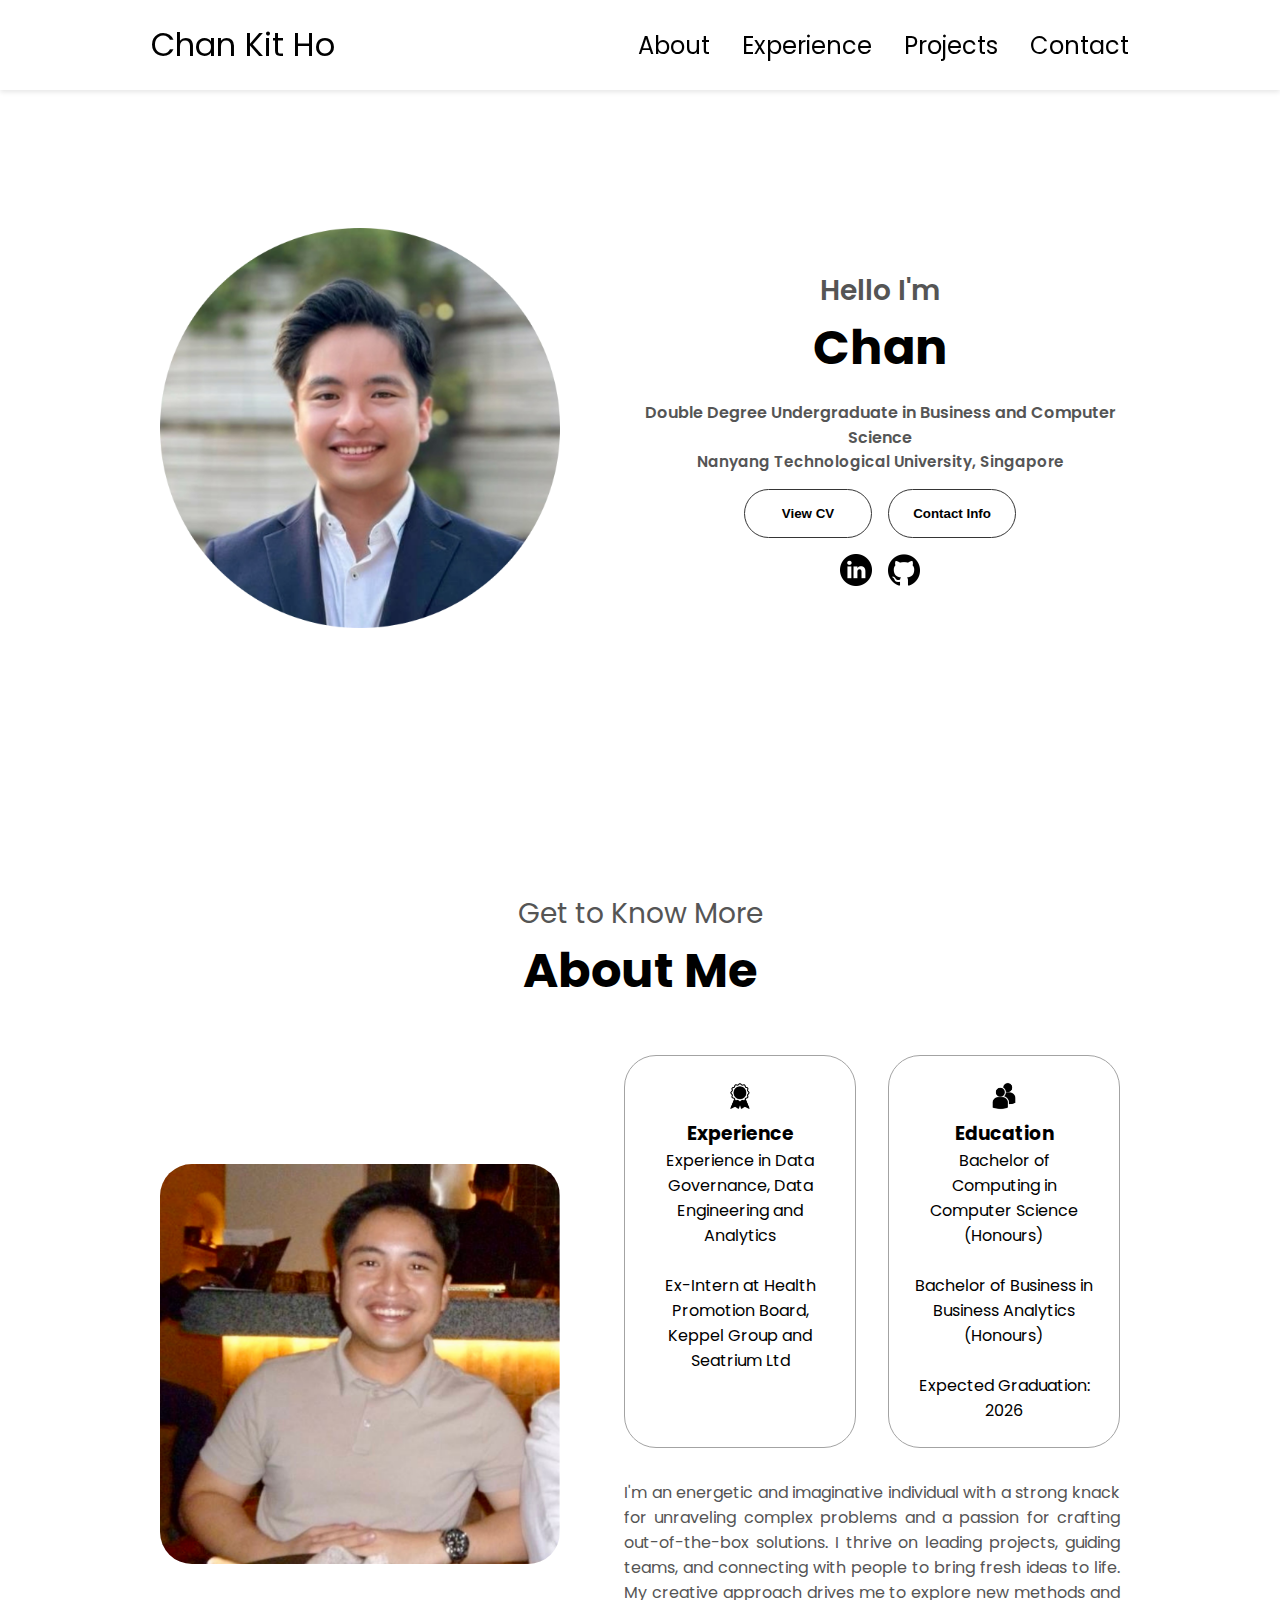
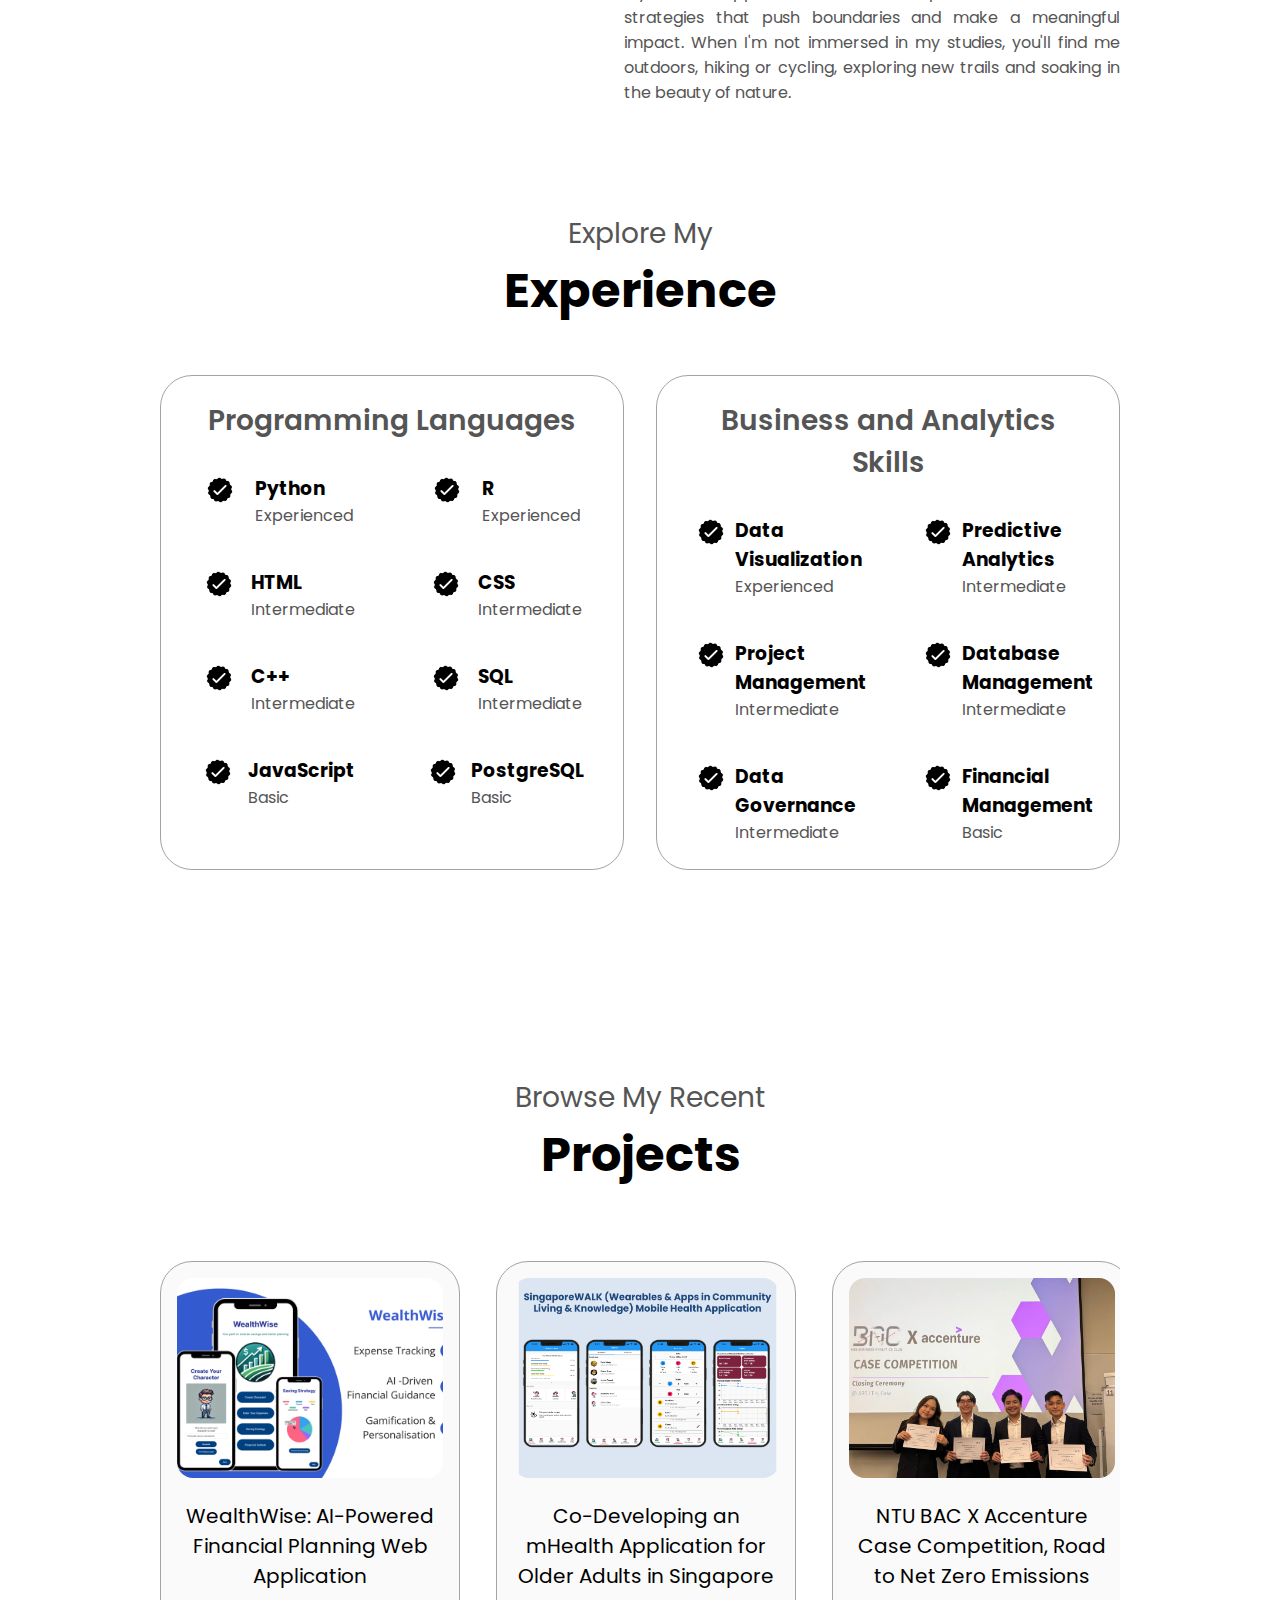
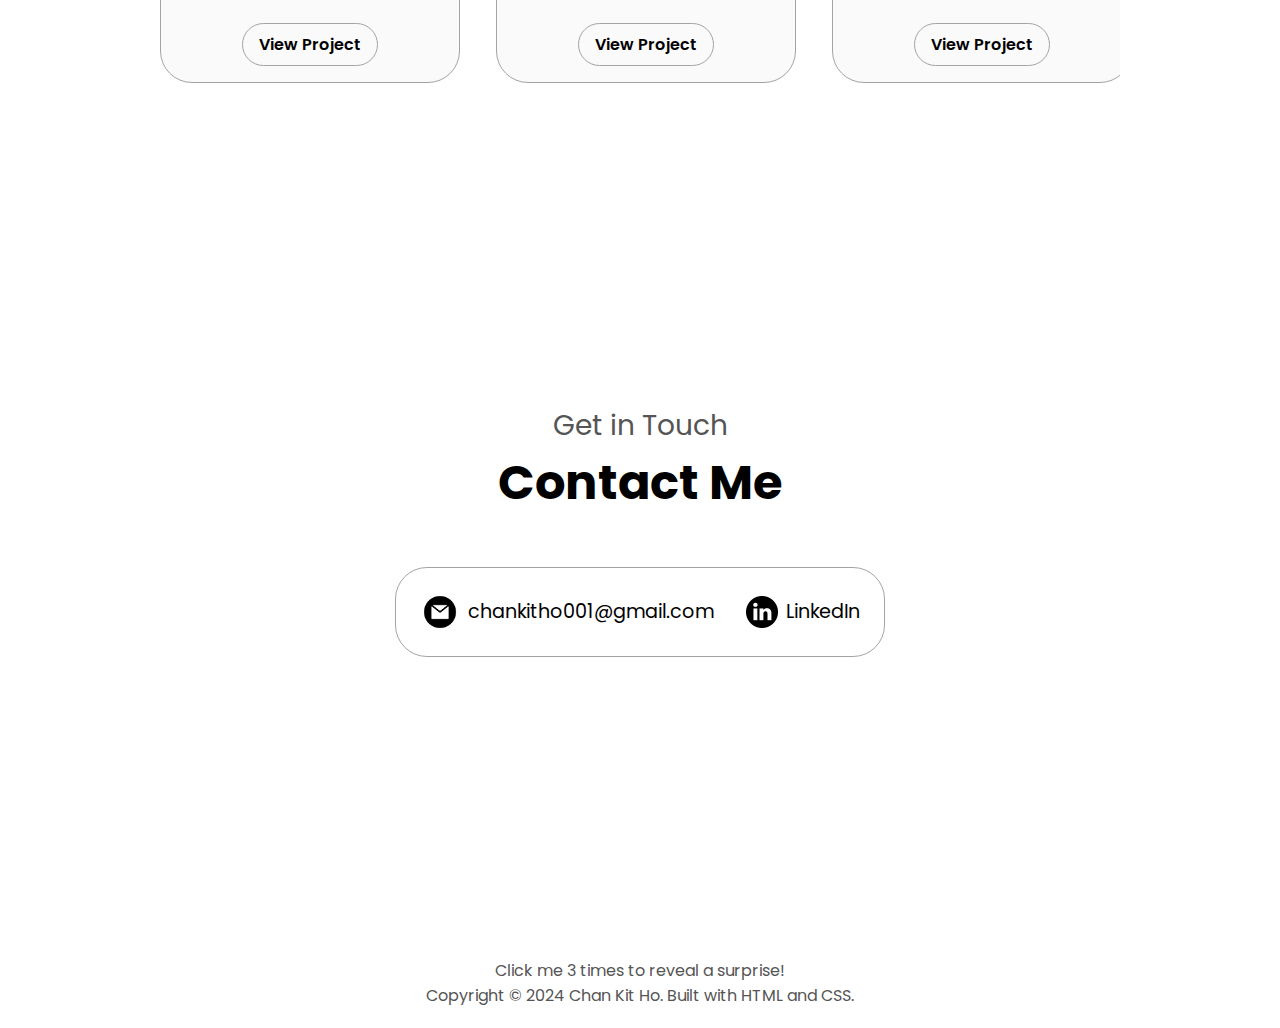
<file: index.html>
<!DOCTYPE html>
<html lang="en">

<head>
  <meta charset="UTF-8">
  <meta name="viewport" content="width=device-width, initial-scale=1.0">
  <title>Chan Kit Ho</title>
  <link rel="icon" type="image/x-icon" href="./assets/favicon-logo.png">
  <link rel="stylesheet" href="style.css">
  <link rel="stylesheet" href="mediaqueries.css">
</head>

<body>
  <nav id="desktop-nav">
    <a href="#profile" class="logo">Chan Kit Ho</a>
    <div>
      <ul class="nav-links">
        <li><a href="#about">About</a></li>
        <li><a href="#experience">Experience</a></li>
        <li><a href="#project-header">Projects</a></li>
        <li><a href="#contact">Contact</a></li>
      </ul>
    </div>
  </nav>
  <nav id="hamburger-nav">
    <a href="#profile" class="logo">Chan Kit Ho</a>
    <div class="hamburger-menu">
      <div class="hamburger-icon" onclick="toggleMenu()">
        <span></span>
        <span></span>
        <span></span>
      </div>
      <div class="menu-links">
        <li><a href="#about" onclick="toggleMenu()">About</a></li>
        <li><a href="#experience" onclick="toggleMenu()">Experience</a></li>
        <li><a href="#project-header" onclick="toggleMenu()">Projects</a></li>
        <li><a href="#contact" onclick="toggleMenu()">Contact</a></li>
      </div>
    </div>
  </nav>
  <section id="profile">
    <div class="section__pic-container">
      <img src="./assets/profile-pic.png" alt="Profile Pic">
    </div>
    <div class="section__text">
      <p class="section__text__p1">Hello I'm</p>
      <!-- <h1 class="title">Chan Kit Ho</h1> -->
      <h1 class="title" id="typing-text"></h1>

      <p class="section__text__p2">Double Degree Undergraduate in Business and Computer Science </p>
      <p class="section__text__p3"> Nanyang Technological University, Singapore </p>
      <div class="btn-container">
        <button class="btn btn-color-2"
          onclick="window.open('https://drive.google.com/file/d/17qlIjwv4LQHdQ3C1d0TCGBaqcY6ACMlb/view')"> View
          CV</button>

        <button class="btn btn-color-1" onclick="location.href = './#contact'"> Contact Info</button>
      </div>
      <div id="socials-container">
        <img src="./assets/linkedin.png" alt="My Linkedin Profile" class="icon"
          onclick="window.open('https://linkedin.com/in/chan-kit-ho', '_blank', 'noopener,noreferrer')" />

        <img src="./assets/github.png" alt="My Github Profile" class="icon"
          onclick="window.open('https://github.com/tyeckh', '_blank', 'noopener,noreferrer')" />
      </div>
    </div>
  </section>
  <section id="about">
    <p class="section__text__p1"> Get to Know More</p>
    <h1 class="title"> About Me</h1>
    <div class="section-container">
      <div class="section__pic-container">
        <img src="./assets/about-pic.png" alt="Profile Pic" class="about-pic" />
      </div>
      <div class="about-details-container">
        <div class="about-containers">
          <div class="details-container">
            <img src="./assets/experience.png" alt="Experience icon" class="icon" />
            <h3> Experience</h3>
            <p2> Experience in Data Governance, Data Engineering and Analytics <br /> <br />
              Ex-Intern at Health Promotion Board, Keppel Group and Seatrium Ltd</p2>
          </div>
          <div class="details-container">
            <img src="./assets/education.png" alt="Education icon" class="icon" />
            <h3>Education</h3>

            <p2>Bachelor of Computing in Computer Science (Honours)<br /><br />
              Bachelor of Business in Business Analytics (Honours)</p>
              <p2><br />Expected Graduation: 2026 </p>
          </div>
        </div>
        <div class="text-container">
          <p> I'm an energetic and imaginative individual with a strong knack
            for unraveling complex problems and a passion for crafting
            out-of-the-box solutions. I thrive on leading projects, guiding
            teams, and connecting with people to bring fresh ideas to life.
            My creative approach drives me to explore new methods and strategies that push boundaries and make a
            meaningful impact. When
            I'm not immersed in my studies, you'll find me outdoors, hiking
            or cycling, exploring new trails and soaking in the beauty of nature.
          </p>
        </div>
      </div>
    </div>
  </section>
  <section id="experience">
    <p class="section__text__p1">Explore My</p>
    <h1 class="title">Experience</h1>
    <div class="experience-details-container">
      <div class="about-containers">
        <div class="details-container">
          <h2 class="experience-sub-title">Programming Languages</h2>
          <div class="article-container">
            <article>
              <img src="./assets/checkmark.png" alt="Experience icon" class="icon" />
              <div>
                <h3>Python</h3>
                <p>Experienced</p>
              </div>
            </article>
            <article>
              <img src="./assets/checkmark.png" alt="Experience icon" class="icon" />
              <div>
                <h3>R</h3>
                <p>Experienced</p>
              </div>
            </article>
            <article>
              <img src="./assets/checkmark.png" alt="Experience icon" class="icon" />
              <div>
                <h3>HTML</h3>
                <p>Intermediate</p>
              </div>
            </article>
            <article>
              <img src="./assets/checkmark.png" alt="Experience icon" class="icon" />
              <div>
                <h3>CSS</h3>
                <p>Intermediate</p>
              </div>
            </article>
            <article>
              <img src="./assets/checkmark.png" alt="Experience icon" class="icon" />
              <div>
                <h3>C++</h3>
                <p>Intermediate</p>
              </div>
            </article>
            <article>
              <img src="./assets/checkmark.png" alt="Experience icon" class="icon" />
              <div>
                <h3>SQL</h3>
                <p>Intermediate</p>
              </div>
            </article>
            <article>
              <img src="./assets/checkmark.png" alt="Experience icon" class="icon" />
              <div>
                <h3>JavaScript</h3>
                <p>Basic</p>
              </div>
            </article>
            <article>
              <img src="./assets/checkmark.png" alt="Experience icon" class="icon" />
              <div>
                <h3>PostgreSQL</h3>
                <p>Basic</p>
              </div>
            </article>
          </div>
        </div>

        <div class="details-container">
          <h2 class="experience-sub-title">Business and Analytics Skills</h2>
          <div class="article-container">
            <!-- Highest Experience Level -->
            <article>
              <img src="./assets/checkmark.png" alt="Experience icon" class="icon" />
              <div>
                <h3>Data Visualization</h3>
                <p>Experienced</p>
              </div>
            </article>

            <!-- Intermediate Experience Level -->
            <article>
              <img src="./assets/checkmark.png" alt="Experience icon" class="icon" />
              <div>
                <h3>Predictive Analytics</h3>
                <p>Intermediate</p>
              </div>
            </article>
            <article>
              <img src="./assets/checkmark.png" alt="Experience icon" class="icon" />
              <div>
                <h3>Project Management</h3>
                <p>Intermediate</p>
              </div>
            </article>
            <article>
              <img src="./assets/checkmark.png" alt="Experience icon" class="icon" />
              <div>
                <h3>Database Management</h3>
                <p>Intermediate</p>
              </div>
            </article>
            <article>
              <img src="./assets/checkmark.png" alt="Experience icon" class="icon" />
              <div>
                <h3>Data Governance</h3>
                <p>Intermediate</p>
              </div>
            </article>
            <article>
              <img src="./assets/checkmark.png" alt="Experience icon" class="icon" />
              <div>
                <h3>Financial Management</h3>
                <p>Basic</p>
              </div>
            </article>
          </div>
        </div>
      </div>
    </div>
  </section>
  <section-header id="project-header">
    <p class="section__text__p1">Browse My Recent</p>
    <h1 class="title">Projects</h1>
  </section-header>
  <section id="projects">

    <div class="project-card">
      <img src="./assets/project-6.2.png" alt="Project 6">
      <p class="project-title">WealthWise: AI-Powered Financial Planning Web Application</p>
      <a href="project6.html" class="project-btn">View Project</a>
    </div>

    <div class="project-card">
      <img src="./assets/project-5.2.png" alt="Project 5">
      <p class="project-title">Co-Developing an mHealth Application for Older Adults in Singapore</p>
      <a href="project5.html" class="project-btn">View Project</a>
    </div>

    <div class="project-card">
      <img src="./assets/project-3.2.png" alt="Project 3">
      <p class="project-title">NTU BAC X Accenture Case Competition, Road to Net Zero Emissions</p>
      <a href="project3.html" class="project-btn">View Project</a>
    </div>

    <div class="project-card">
      <img src="./assets/project-4.1.png" alt="Project 4">
      <p class="project-title">Enhancing Ecommerce Delivery Through Predictive Analytics</p>
      <a href="project4.html" class="project-btn">View Project</a>
    </div>
    <div class="project-card">
      <img src="./assets/project-2.1.jpg" alt="Project 2">
      <p class="project-title">HacX! Hack for Public Safety, a Computer Vision and ML Approach</p>
      <a href="project2.html" class="project-btn">View Project</a>
    </div>
    <div class="project-card">
      <img src="./assets/project-1.1.png" alt="Project 1">
      <p class="project-title">Advanced Predictive Modeling for Emission Reduction in Oil & Gas </p>
      <a href="project1.html" class="project-btn">View Project</a>
    </div>

    </div>
  </section>
  <section id="contact">
    <p class="section__text__p1">Get in Touch</p>
    <h1 class="title">Contact Me</h1>
    <div class="contact-info-upper-container">
      <div class="contact-info-container">
        <img src="./assets/email.png" alt="Email icon" class="icon contact-icon email-icon" />
        <p><a href="mailto:chankitho001@gmail.com">chankitho001@gmail.com</a></p>
      </div>
      <div class="contact-info-container">
        <img src="./assets/linkedin.png" alt="LinkedIn icon" class="icon contact-icon" />
        <p><a href="https://linkedin.com/in/chan-kit-ho" target="_blank" rel="noopener noreferrer"> LinkedIn</a></p>
      </div>
    </div>
    <div class="game-container" id="gameContainer">
      <div class="wooden-fish" id="woodenFish">
        <img src="./assets/muyu.png" alt="Wooden Fish">
      </div>
      <p>Blessings to get internships and job offers</p>
      <audio id="woodenFishSound" src="./assets/muyu.mp3" preload="auto"></audio>
    </div>
  </section>
  <footer>
    <p>Click me 3 times to reveal a surprise!</br>Copyright &#169; 2024 Chan Kit Ho. Built with HTML and CSS.</p>
  </footer>

  <script src="script.js"></script>
</body>

</html>
</file>
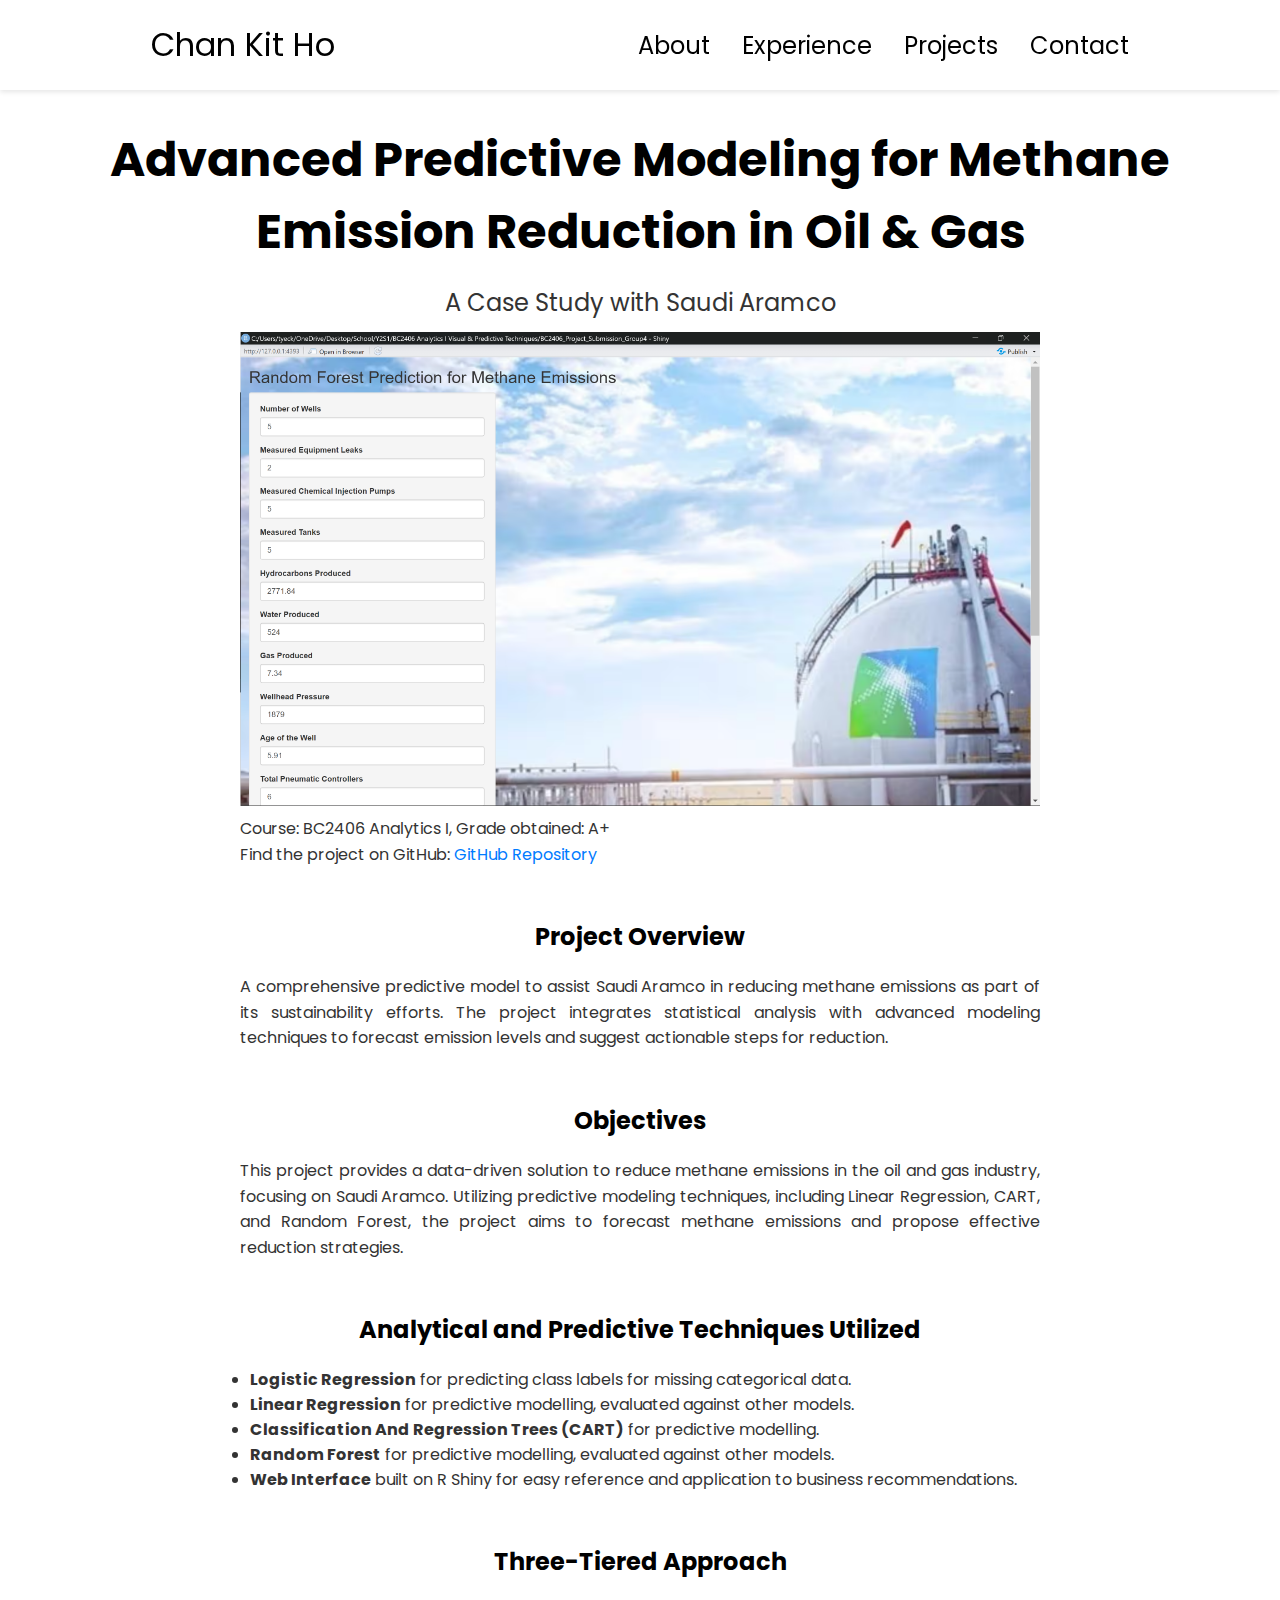
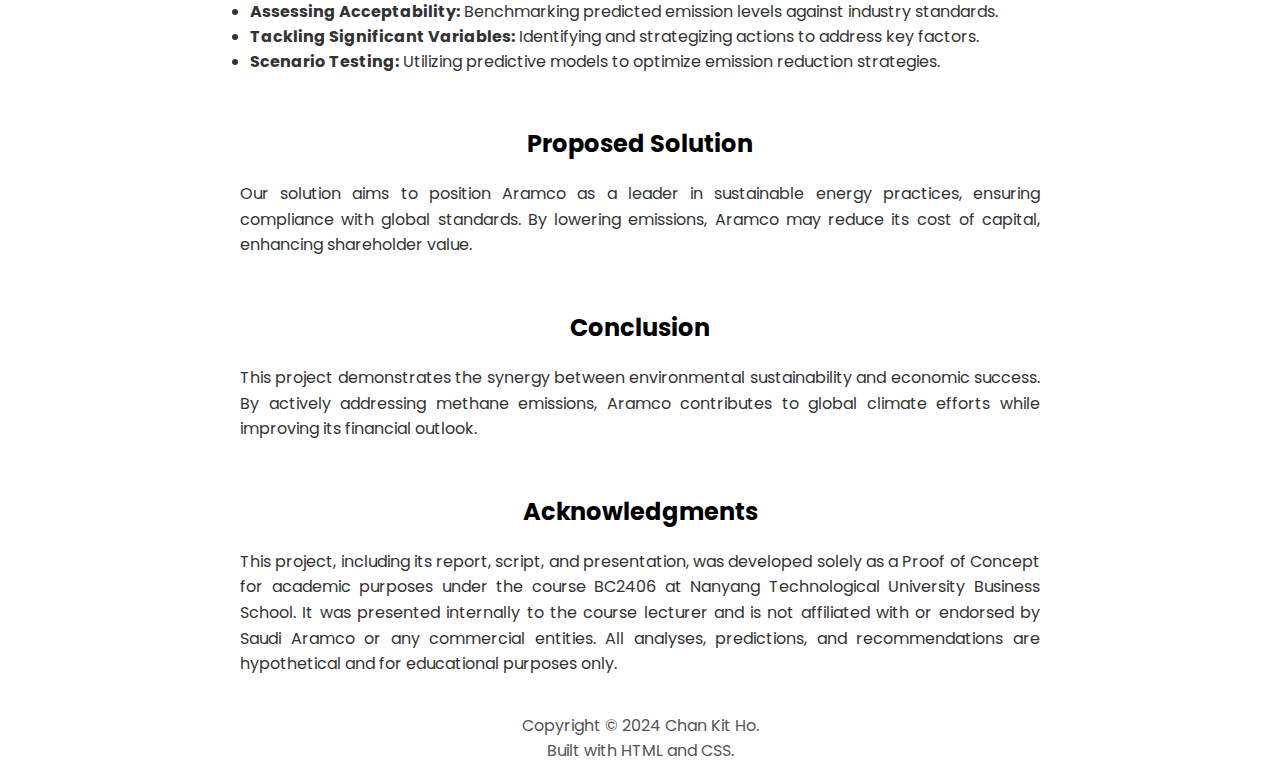
<file: project1.html>
<!DOCTYPE html>
<html lang="en">

<head>
    <meta charset="UTF-8">
    <meta name="viewport" content="width=device-width, initial-scale=1.0">
    <title>Advanced Predictive Modeling</title>
    <link rel="icon" type="image/x-icon" href="./assets/favicon-logo.png">
    <link rel="stylesheet" href="style.css">
    <link rel="stylesheet" href="mediaqueries.css">
    <style>
        section {
            margin: 0 auto;
            max-width: 1200px;
            height: auto;
            box-sizing: border-box;
        }

        .project-content {
            padding-top: 12vh;
            text-align: center;
            margin: 0 auto;
            max-width: 1200px;
            box-sizing: border-box;
        }

        .project-content .subtitle {
            font-size: 1.5em;
            margin-top: 10px;
            text-align: center;
        }

        .project-section {
            clear: both;
            overflow: hidden;
            padding: 1rem;
            box-sizing: border-box;
        }

        .project-section h2 {
            font-size: 24px;
            text-align: center;
            margin-top: 20px;
            margin-bottom: 20px;
        }

        .project-section p {
            font-size: 16px;
            line-height: 1.6;
            color: #333;
            text-align: justify;
            margin: 0 auto;
            max-width: 800px;
        }

        .project-section ul {
            list-style-type: disc;
            padding-left: 20px;
            color: #333;
            text-align: left;
            margin: 0 auto;
            max-width: 800px;
        }

        .project-section a {
            color: #007bff;
            text-decoration: none;
        }

        .project-section a:hover {
            text-decoration: underline;
        }

        .project-content img {
            width: 100%;
            max-width: 800px;
            height: auto;
            display: block;
            margin: 10px auto;
        }

        .p__caption {
            text-align: center;
            font-size: 0.875rem;
            color: #333;
            margin-top: 0;
            margin-bottom: 30px;
        }

        .pdf-container {
            width: 100%;
            max-width: 800px;
            height: 400px;
            margin: 0 auto;
            overflow: auto;
            display: flex;
            justify-content: center;
            align-items: center;
            box-sizing: border-box;
        }

        .pdf-container iframe {
            width: 100%;
            height: 100%;
            border: none;
        }
    </style>
</head>

<body>
    <nav id="desktop-nav">
        <div class="logo" onclick="window.location.href='index.html';">Chan Kit Ho</div>
        <div>
            <ul class="nav-links">
                <li><a href="index.html#about">About</a></li>
                <li><a href="index.html#experience">Experience</a></li>
                <li><a href="index.html#project-header">Projects</a></li>
                <li><a href="index.html#contact">Contact</a></li>
            </ul>
        </div>
    </nav>
    <nav id="hamburger-nav">
        <div class="logo" onclick="window.location.href='index.html';">Chan Kit Ho</div>
        <div class="hamburger-menu">
            <div class="hamburger-icon" onclick="toggleMenu()">
                <span></span>
                <span></span>
                <span></span>
            </div>
            <div class="menu-links">
                <li><a href="index.html#about" onclick="toggleMenu()">About</a></li>
                <li><a href="index.html#experience" onclick="toggleMenu()">Experience</a></li>
                <li><a href="index.html#project-header" onclick="toggleMenu()">Projects</a></li>
                <li><a href="index.html#contact" onclick="toggleMenu()">Contact</a></li>
            </div>
        </div>
    </nav>
    <main class="project-content">
        <section class="project-section">
            <div class="title-container">
                <h1 class="title">Advanced Predictive Modeling for Methane Emission Reduction in Oil & Gas</h1>
                <p class="subtitle">A Case Study with Saudi Aramco</p>
            </div>
            <img src="./assets/project-1.1.png" alt="Web Interface">
            <p class="p__caption">Course: BC2406 Analytics I, Grade obtained: A+ </p>
            <p class="p__caption">Find the project on GitHub: <a href="https://github.com/tyeckh/BC2406-Analytics-I-Visual-Predictive-Techniques" target="_blank" rel="noopener noreferrer">GitHub Repository</a></p>
        </section>

        <section class="project-section">
            <h2>Project Overview</h2>
            <p>A comprehensive predictive model to assist Saudi Aramco in reducing methane emissions as part of its sustainability efforts. The project integrates statistical analysis with advanced modeling techniques to forecast emission levels and suggest actionable steps for reduction.</p>
        </section>

        <section class="project-section">
            <h2>Objectives</h2>
            <p>This project provides a data-driven solution to reduce methane emissions in the oil and gas industry, focusing on Saudi Aramco. Utilizing predictive modeling techniques, including Linear Regression, CART, and Random Forest, the project aims to forecast methane emissions and propose effective reduction strategies.</p>
        </section>

        <section class="project-section">
            <h2>Analytical and Predictive Techniques Utilized</h2>
            <ul>
                <li><strong>Logistic Regression</strong> for predicting class labels for missing categorical data.</li>
                <li><strong>Linear Regression</strong> for predictive modelling, evaluated against other models.</li>
                <li><strong>Classification And Regression Trees (CART)</strong> for predictive modelling.</li>
                <li><strong>Random Forest</strong> for predictive modelling, evaluated against other models.</li>
                <li><strong>Web Interface</strong> built on R Shiny for easy reference and application to business recommendations.</li>
            </ul>
        </section>

        <section class="project-section">
            <h2>Three-Tiered Approach</h2>
            <ul>
                <li><strong>Assessing Acceptability:</strong> Benchmarking predicted emission levels against industry standards.</li>
                <li><strong>Tackling Significant Variables:</strong> Identifying and strategizing actions to address key factors.</li>
                <li><strong>Scenario Testing:</strong> Utilizing predictive models to optimize emission reduction strategies.</li>
            </ul>
        </section>

        <section class="project-section">
            <h2>Proposed Solution</h2>
            <p>Our solution aims to position Aramco as a leader in sustainable energy practices, ensuring compliance with global standards. By lowering emissions, Aramco may reduce its cost of capital, enhancing shareholder value.</p>
        </section>

        <section class="project-section">
            <h2>Conclusion</h2>
            <p>This project demonstrates the synergy between environmental sustainability and economic success. By actively addressing methane emissions, Aramco contributes to global climate efforts while improving its financial outlook.</p>
        </section>

        <section class="project-section">
            <h2>Acknowledgments</h2>
            <p>This project, including its report, script, and presentation, was developed solely as a Proof of Concept for academic purposes under the course BC2406 at Nanyang Technological University Business School. It was presented internally to the course lecturer and is not affiliated with or endorsed by Saudi Aramco or any commercial entities. All analyses, predictions, and recommendations are hypothetical and for educational purposes only.</p>
        </section>
    </main>

    <footer>
        <p>Copyright &#169; 2024 Chan Kit Ho. </br>Built with HTML and CSS. </p>
    </footer>
    <script src="script.js"></script>
</body>

</html>
</file>
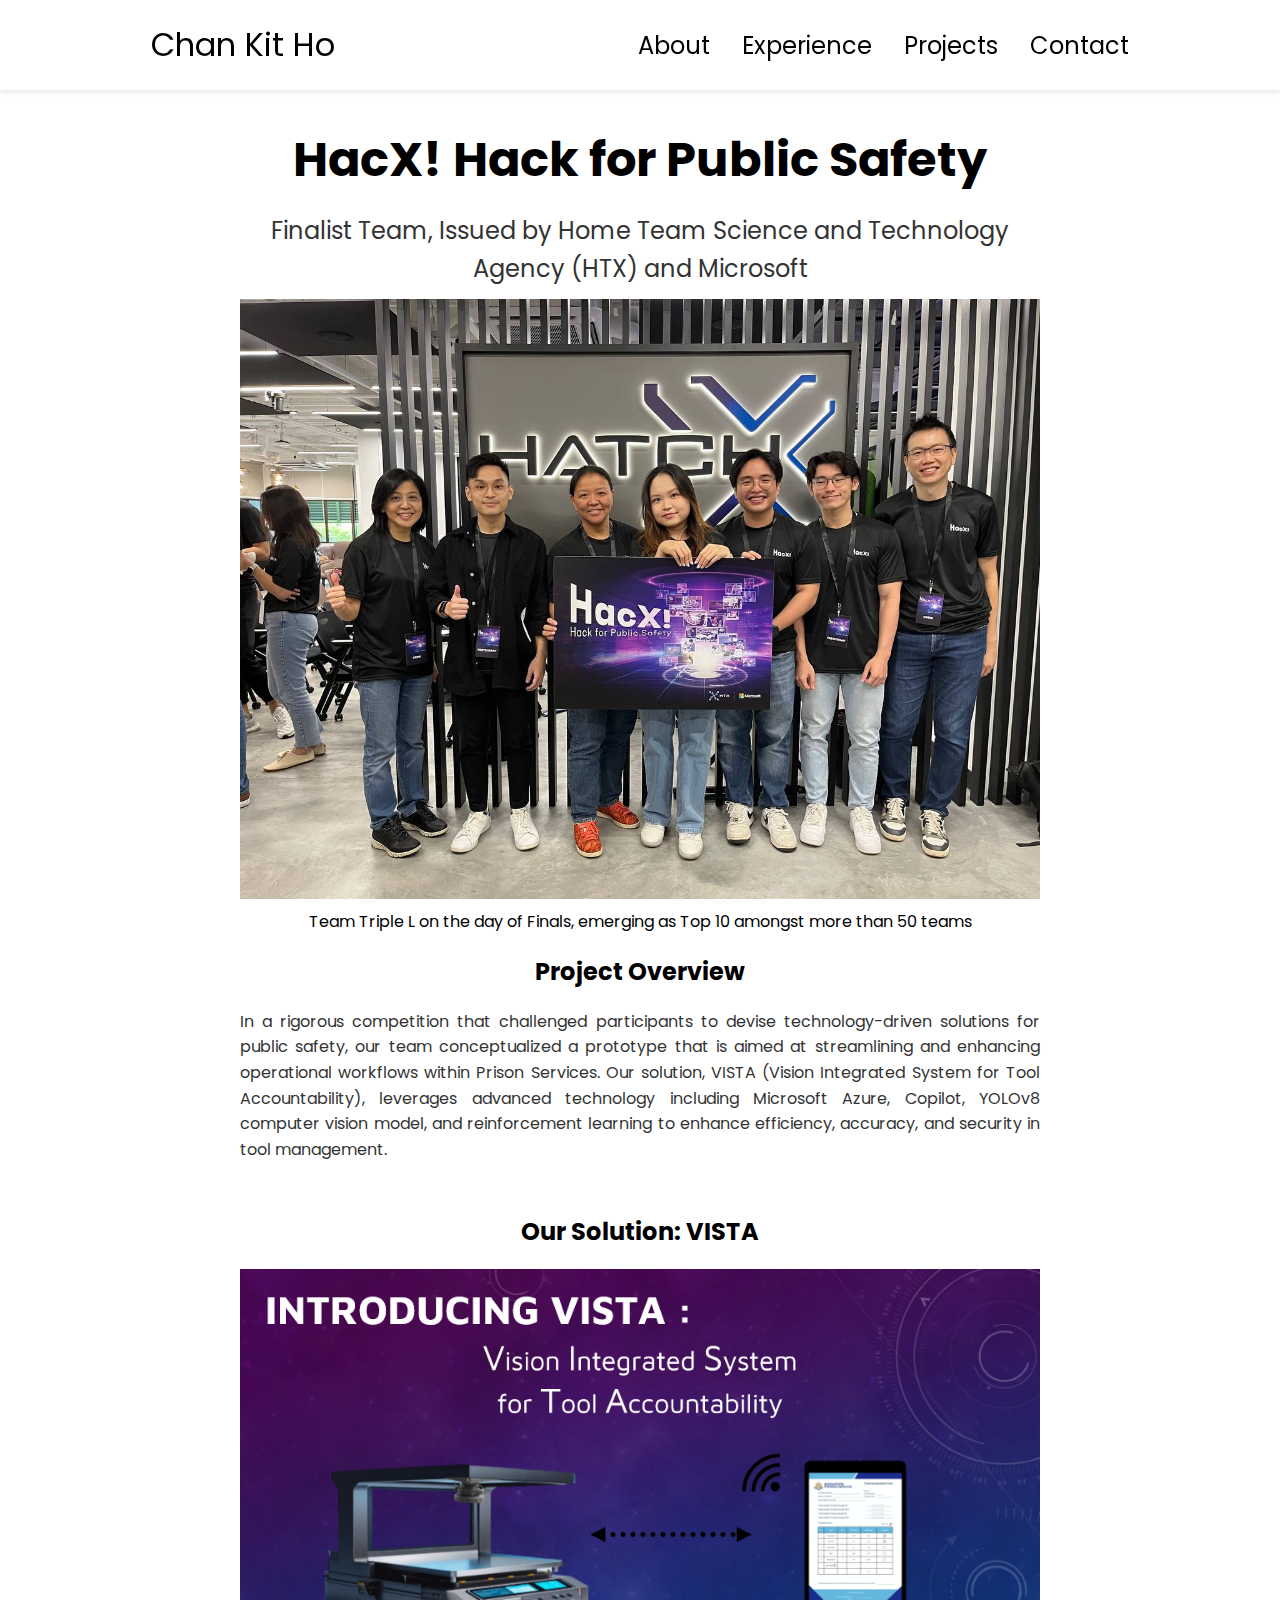
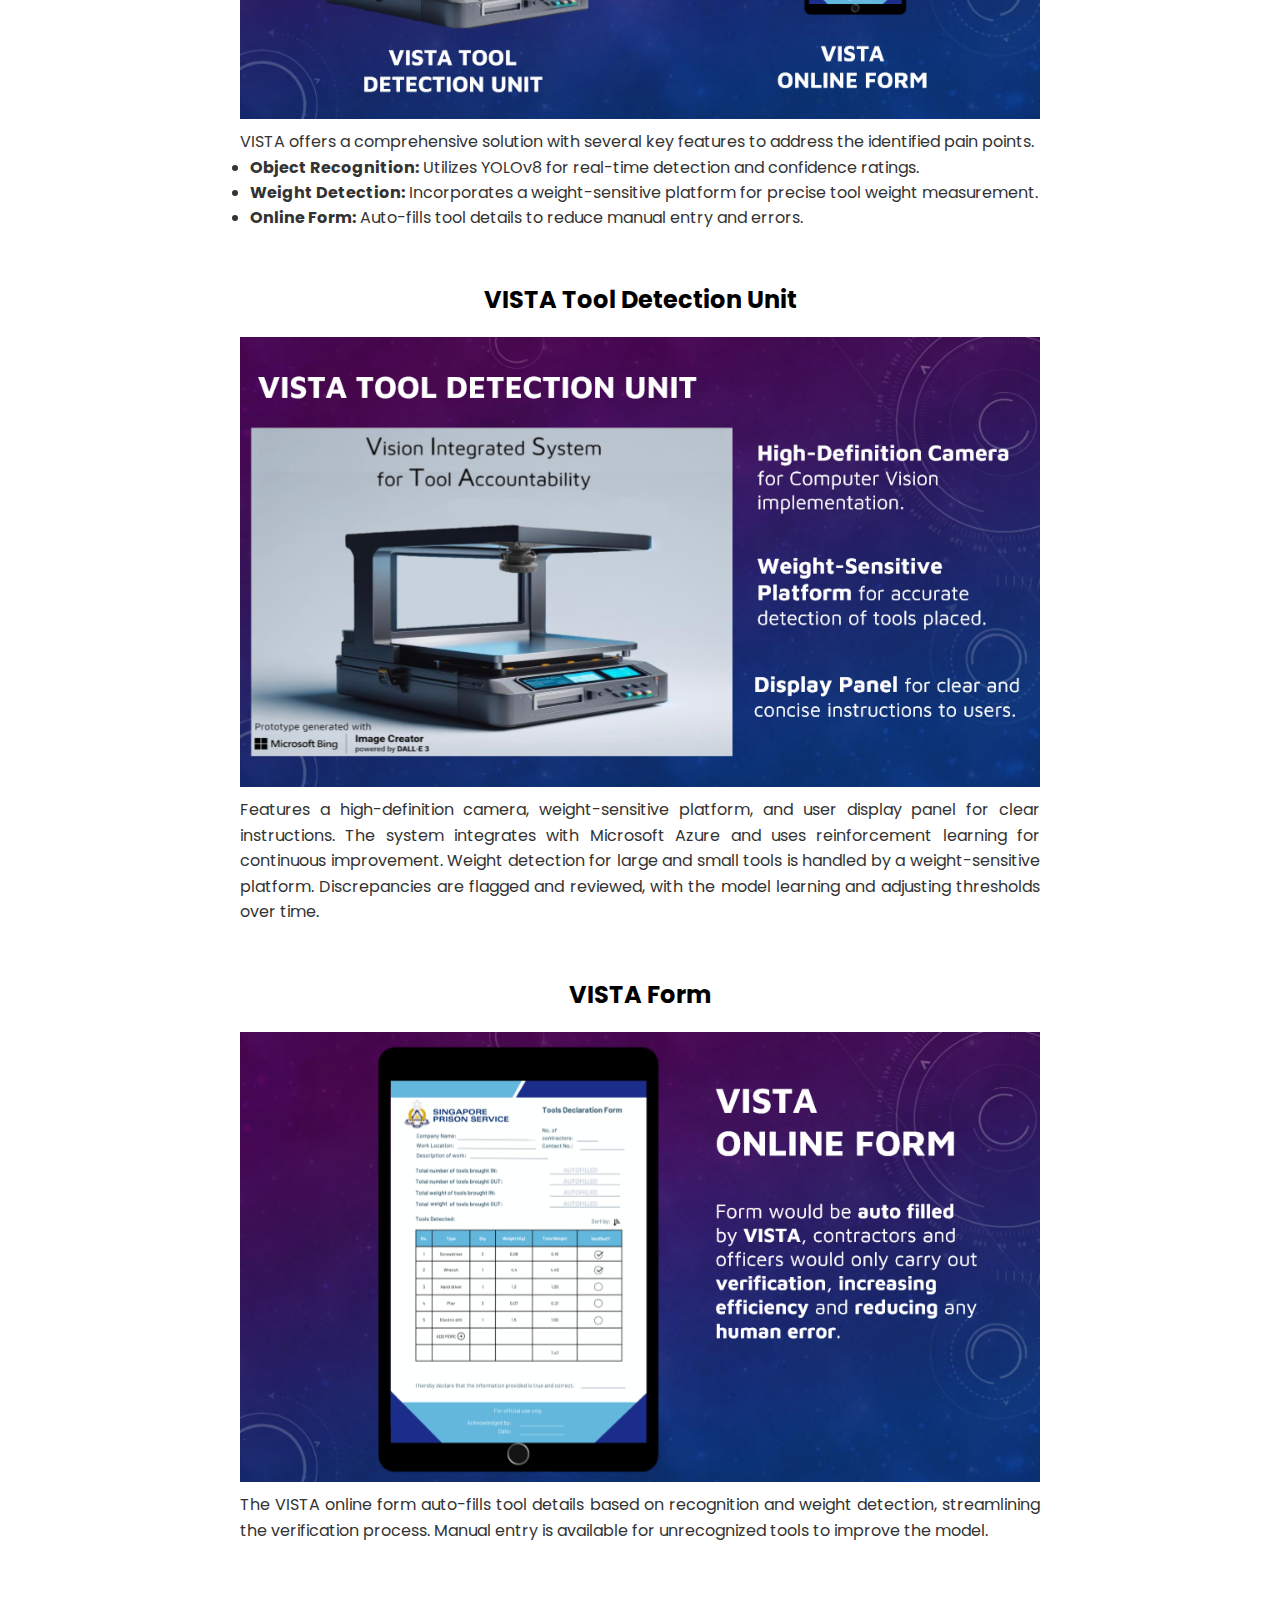
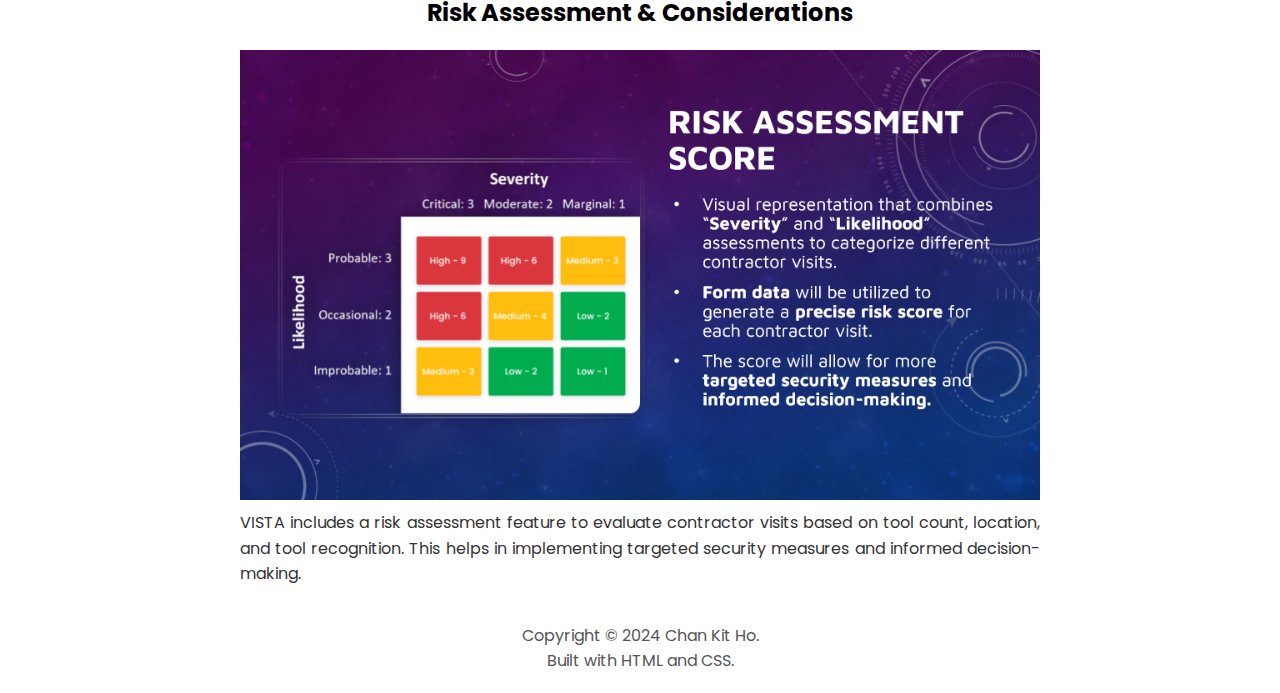
<file: project2.html>
<!DOCTYPE html>
<html lang="en">

<head>
    <meta charset="UTF-8">
    <meta name="viewport" content="width=device-width, initial-scale=1.0">
    <title>HacX! Hack for Public Safety</title>
    <link rel="icon" type="image/x-icon" href="./assets/favicon-logo.png">
    <link rel="stylesheet" href="style.css">
    <link rel="stylesheet" href="mediaqueries.css">
    <style>

        section {
            margin: 0 auto;
            max-width: 1200px;
            height: auto;
            box-sizing: border-box;
        }

        .project-content {
            padding-top: 12vh;
            text-align: center;
            margin: 0 auto;
            max-width: 1200px;
            box-sizing: border-box;
        }

        .project-content .subtitle {
            font-size: 1.5em;
            margin-top: 10px;
            text-align: center;
        }

        .project-section {
            clear: both;
            overflow: hidden;
            padding: 1rem;
            box-sizing: border-box;
        }

        .project-section h2 {
            font-size: 24px;
            text-align: center;
            margin-top: 20px;
            margin-bottom: 20px;
        }

        .project-section p {
            font-size: 16px;
            line-height: 1.6;
            color: #333;
            text-align: justify;
            margin: 0 auto;
            max-width: 800px;
        }

        .project-section ul {
            list-style-type: disc;
            padding-left: 20px;
            color: #333;
            text-align: left;
            margin: 0 auto;
            max-width: 800px;
        }

        .project-section a {
            color: #007bff;
            text-decoration: none;
        }

        .project-section a:hover {
            text-decoration: underline;
        }

        .project-content img {
            width: 100%;
            max-width: 800px;
            height: auto;
            display: block;
            margin: 10px auto;
        }

        .p__caption {
            text-align: center;
            font-size: 0.875rem;
            color: #333;
            margin-top: 0;
            margin-bottom: 30px;
        }

        .pdf-container {
            width: 100%;
            max-width: 800px;
            height: 400px;
            margin: 0 auto;
            overflow: auto;
            display: flex;
            justify-content: center;
            align-items: center;
            box-sizing: border-box;
        }


        .pdf-container iframe {
            width: 100%;
            height: 100%;
            border: none;
        }
    </style>
</head>

<body>
    <nav id="desktop-nav">
        <div class="logo" onclick="window.location.href='index.html';">Chan Kit Ho</div>
        <div>
            <ul class="nav-links">
                <li><a href="index.html#about">About</a></li>
                <li><a href="index.html#experience">Experience</a></li>
                <li><a href="index.html#project-header">Projects</a></li>
                <li><a href="index.html#contact">Contact</a></li>
            </ul>
        </div>
    </nav>
    <nav id="hamburger-nav">
        <div class="logo" onclick="window.location.href='index.html';">Chan Kit Ho</div>
        <div class="hamburger-menu">
            <div class="hamburger-icon" onclick="toggleMenu()">
                <span></span>
                <span></span>
                <span></span>
            </div>
            <div class="menu-links">
                <li><a href="index.html#about" onclick="toggleMenu()">About</a></li>
                <li><a href="index.html#experience" onclick="toggleMenu()">Experience</a></li>
                <li><a href="index.html#project-header" onclick="toggleMenu()">Projects</a></li>
                <li><a href="index.html#contact" onclick="toggleMenu()">Contact</a></li>
            </div>
        </div>
    </nav>
    <main class="project-content">
        <section class="project-section">
            <div class="title-container">
                <h1 class="title">HacX! Hack for Public Safety</h1>
                <p class="subtitle">Finalist Team, Issued by Home Team Science and Technology Agency (HTX) and Microsoft
                </p>
            </div>
            <img src="./assets/project-2.1.jpg" alt="Group Image">
            <p__caption>Team Triple L on the day of Finals, emerging as Top 10 amongst more than 50 teams</p>
                <h2>Project Overview</h2>
                <p>In a rigorous competition that challenged participants to devise technology-driven solutions for
                    public
                    safety, our team conceptualized a prototype that is aimed at streamlining and enhancing operational
                    workflows within Prison Services.
                    Our solution, VISTA (Vision Integrated System for Tool Accountability), leverages advanced
                    technology including
                    Microsoft Azure, Copilot, YOLOv8 computer vision model, and reinforcement learning to enhance
                    efficiency, accuracy, and security in tool management.</p>
        </section>

        <section class="project-section">
            <h2>Our Solution: VISTA</h2>
            <img src="./assets/project-2.2.png" alt="VISTA">
            <p>VISTA offers a comprehensive solution with several key features to address the identified pain points.
            </p>
            <ul>
                <li><strong>Object Recognition:</strong> Utilizes YOLOv8 for real-time detection and confidence ratings.
                </li>
                <li><strong>Weight Detection:</strong> Incorporates a weight-sensitive platform for precise tool weight
                    measurement.</li>
                <li><strong>Online Form:</strong> Auto-fills tool details to reduce manual entry and errors.</li>
            </ul>
        </section>

        <section class="project-section">
            <h2>VISTA Tool Detection Unit</h2>
            <img src="./assets/project-2.3.png" alt="VISTA">
            <p>Features a high-definition camera, weight-sensitive platform, and user display panel for clear
                instructions. The system integrates with Microsoft Azure and uses reinforcement learning for continuous
                improvement. Weight detection for large and small tools is handled by a weight-sensitive platform.
                Discrepancies are
                flagged and reviewed, with the model learning and adjusting thresholds over time.</p>
        </section>

        <section class="project-section">
            <h2>VISTA Form</h2>
            <img src="./assets/project-2.4.png" alt="VISTA">
            <p>The VISTA online form auto-fills tool details based on recognition and weight detection, streamlining the
                verification process. Manual entry is available for unrecognized tools to improve the model.</p>
        </section>

        <section class="project-section">
            <h2>Risk Assessment & Considerations</h2>
            <img src="./assets/project-2.5.png" alt="Risk Assessment">
            <p>VISTA includes a risk assessment feature to evaluate contractor visits based on tool count, location, and
                tool recognition. This helps in implementing targeted security measures and informed decision-making.
            </p>
        </section>
    </main>

    <footer>
        <p>Copyright &#169; 2024 Chan Kit Ho. </br>Built with HTML and CSS. </p>
    </footer>
    <script src="script.js"></script>
</body>

</html>
</file>
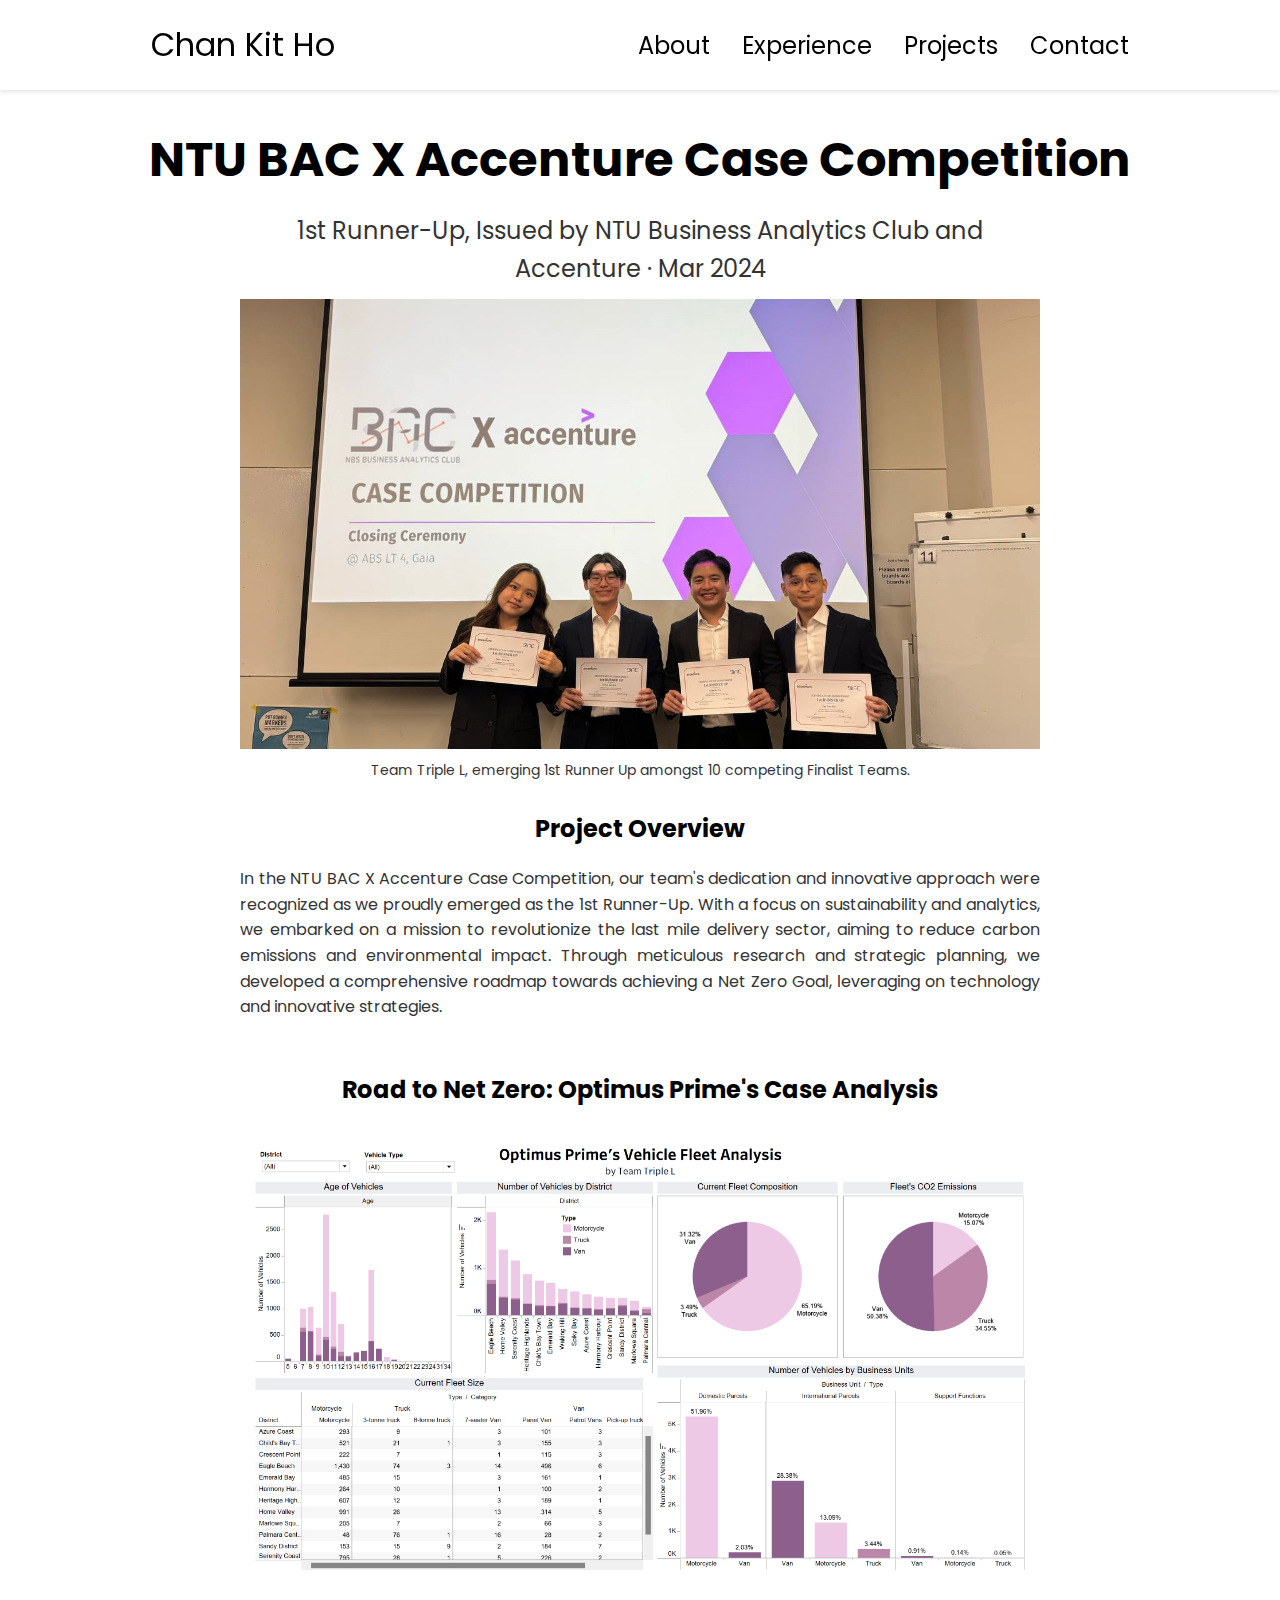
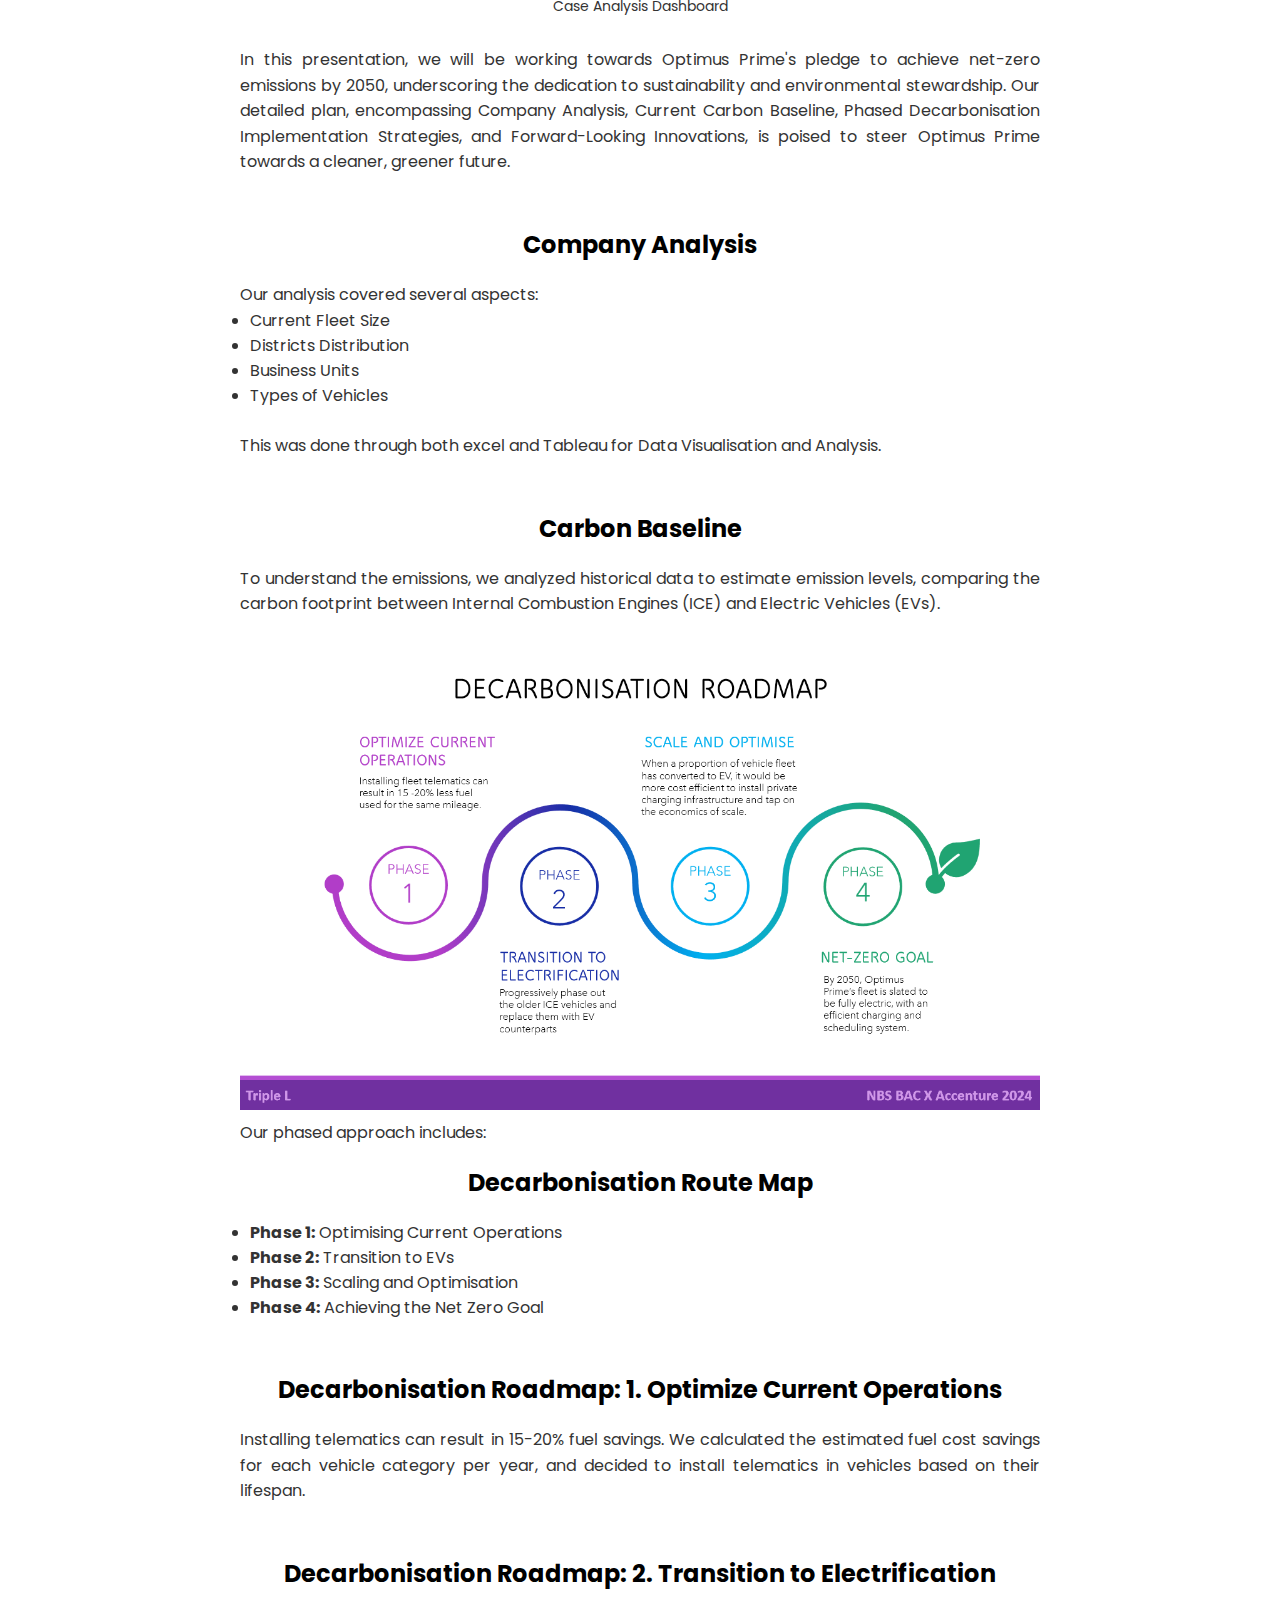
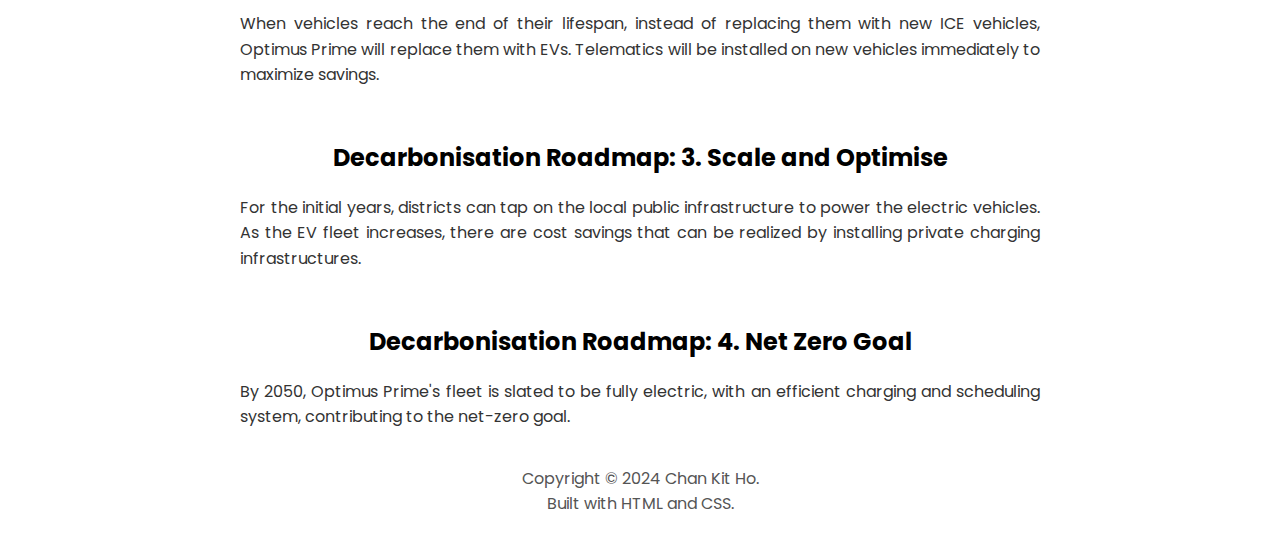
<file: project3.html>
<!DOCTYPE html>
<html lang="en">

<head>
    <meta charset="UTF-8">
    <meta name="viewport" content="width=device-width, initial-scale=1.0">
    <title>NTU BAC X Accenture Case Competition</title>
    <link rel="icon" type="image/x-icon" href="./assets/favicon-logo.png">
    <link rel="stylesheet" href="style.css">
    <link rel="stylesheet" href="mediaqueries.css">
    <style>
        section {
            margin: 0 auto;
            max-width: 1200px;
            height: auto;
            box-sizing: border-box;
        }

        .project-content {
            padding-top: 12vh;
            text-align: center;
            margin: 0 auto;
            max-width: 1200px;
            box-sizing: border-box;
        }

        .project-content .subtitle {
            font-size: 1.5em;
            margin-top: 10px;
            text-align: center;
        }

        .project-section {
            clear: both;
            overflow: hidden;
            padding: 1rem;
            box-sizing: border-box;
        }

        .project-section h2 {
            font-size: 24px;
            text-align: center;
            margin-top: 20px;
            margin-bottom: 20px;
        }

        .project-section p {
            font-size: 16px;
            line-height: 1.6;
            color: #333;
            text-align: justify;
            margin: 0 auto;
            max-width: 800px;
        }

        .project-section ul {
            list-style-type: disc;
            padding-left: 20px;
            color: #333;
            text-align: left;
            margin: 0 auto;
            max-width: 800px;
        }

        .project-section a {
            color: #007bff;
            text-decoration: none;
        }

        .project-section a:hover {
            text-decoration: underline;
        }

        .project-content img {
            width: 100%;
            max-width: 800px;
            height: auto;
            display: block;
            margin: 10px auto;
        }

        .project-section p.p__caption {
            text-align: center;
            font-size: 0.875rem;
            color: #333;
            margin-top: 0;
            margin-bottom: 30px;
        }

        .pdf-container {
            width: 100%;
            max-width: 800px;
            height: 500px;
            margin: 0 auto;
            overflow: auto;
            display: flex;
            justify-content: center;
            align-items: center;
            box-sizing: border-box;
        }

        .pdf-container iframe {
            width: 100%;
            height: 100%;
            border: none;
        }
    </style>
</head>

<body>
    <nav id="desktop-nav">
        <div class="logo" onclick="window.location.href='index.html';">Chan Kit Ho</div>
        <div>
            <ul class="nav-links">
                <li><a href="index.html#about">About</a></li>
                <li><a href="index.html#experience">Experience</a></li>
                <li><a href="index.html#project-header">Projects</a></li>
                <li><a href="index.html#contact">Contact</a></li>
            </ul>
        </div>
    </nav>
    <nav id="hamburger-nav">
        <div class="logo" onclick="window.location.href='index.html';">Chan Kit Ho</div>
        <div class="hamburger-menu">
            <div class="hamburger-icon" onclick="toggleMenu()">
                <span></span>
                <span></span>
                <span></span>
            </div>
            <div class="menu-links">
                <li><a href="index.html#about" onclick="toggleMenu()">About</a></li>
                <li><a href="index.html#experience" onclick="toggleMenu()">Experience</a></li>
                <li><a href="index.html#project-header" onclick="toggleMenu()">Projects</a></li>
                <li><a href="index.html#contact" onclick="toggleMenu()">Contact</a></li>
            </div>
        </div>
    </nav>
    <main class="project-content">
        <section class="project-section">
            <div class="title-container">
                <h1 class="title">NTU BAC X Accenture Case Competition</h1>
                <p class="subtitle">1st Runner-Up, Issued by NTU Business Analytics Club and Accenture · Mar 2024</p>
            </div>
            <img src="./assets/project-3.2.png" alt="Team Triple L">
            <p class="p__caption">Team Triple L, emerging 1st Runner Up amongst 10 competing Finalist Teams.</p>

            <h2>Project Overview</h2>
            <p>In the NTU BAC X Accenture Case Competition, our team's dedication and innovative approach were recognized as we proudly emerged as the 1st Runner-Up. With a focus on sustainability and analytics, we embarked on a mission to revolutionize the last mile delivery sector, aiming to reduce carbon emissions and environmental impact. Through meticulous research and strategic planning, we developed a comprehensive roadmap towards achieving a Net Zero Goal, leveraging on technology and innovative strategies.</p>
        </section>

        <section class="project-section">
            <h2>Road to Net Zero: Optimus Prime's Case Analysis</h2>
            <img src="./assets/project-3.1.png" alt="Dashboard">
            <p class="p__caption">Case Analysis Dashboard</p>
            <p>In this presentation, we will be working towards Optimus Prime's pledge to achieve net-zero emissions by 2050, underscoring the dedication to sustainability and environmental stewardship. Our detailed plan, encompassing Company Analysis, Current Carbon Baseline, Phased Decarbonisation Implementation Strategies, and Forward-Looking Innovations, is poised to steer Optimus Prime towards a cleaner, greener future.</p>
        </section>

        <section class="project-section">
            <h2>Company Analysis</h2>
            <p>Our analysis covered several aspects:
            </p>
            <ul>
                <li>Current Fleet Size</li>
                <li>Districts Distribution</li>
                <li>Business Units</li>
                <li>Types of Vehicles</li>
            </ul>
            <p> <br/> This was done through both excel and Tableau for Data Visualisation and Analysis.
        </section>

        <section class="project-section">
            <h2>Carbon Baseline</h2>
            <p>To understand the emissions, we analyzed historical data to estimate emission levels, comparing the carbon footprint between Internal Combustion Engines (ICE) and Electric Vehicles (EVs).</p>
        </section>

        <section class="project-section">
            <img src="./assets/project-3.3.png" alt="Decarbonisation Route Map">
            <p>Our phased approach includes:
            </p>
            <h2>Decarbonisation Route Map</h2>
            <ul>
                <li><strong>Phase 1:</strong> Optimising Current Operations</li>
                <li><strong>Phase 2:</strong> Transition to EVs</li>
                <li><strong>Phase 3:</strong> Scaling and Optimisation</li>
                <li><strong>Phase 4:</strong> Achieving the Net Zero Goal</li>
            </ul>
        </section>

        <section class="project-section">
            <h2>Decarbonisation Roadmap: 1. Optimize Current Operations</h2>
            <p>Installing telematics can result in 15-20% fuel savings. We calculated the estimated fuel cost savings for each vehicle category per year, and decided to install telematics in vehicles based on their lifespan.</p>
        </section>

        <section class="project-section">
            <h2>Decarbonisation Roadmap: 2. Transition to Electrification</h2>
            <p>When vehicles reach the end of their lifespan, instead of replacing them with new ICE vehicles, Optimus Prime will replace them with EVs. Telematics will be installed on new vehicles immediately to maximize savings.</p>
        </section>

        <section class="project-section">
            <h2>Decarbonisation Roadmap: 3. Scale and Optimise</h2>
            <p>For the initial years, districts can tap on the local public infrastructure to power the electric vehicles. As the EV fleet increases, there are cost savings that can be realized by installing private charging infrastructures.</p>
        </section>

        <section class="project-section">
            <h2>Decarbonisation Roadmap: 4. Net Zero Goal</h2>
            <p>By 2050, Optimus Prime's fleet is slated to be fully electric, with an efficient charging and scheduling system, contributing to the net-zero goal.</p>
        </section>
    </main>

    <footer>
        <p>Copyright &#169; 2024 Chan Kit Ho. </br>Built with HTML and CSS. </p>
    </footer>
    <script src="script.js"></script>
</body>

</html>
</file>
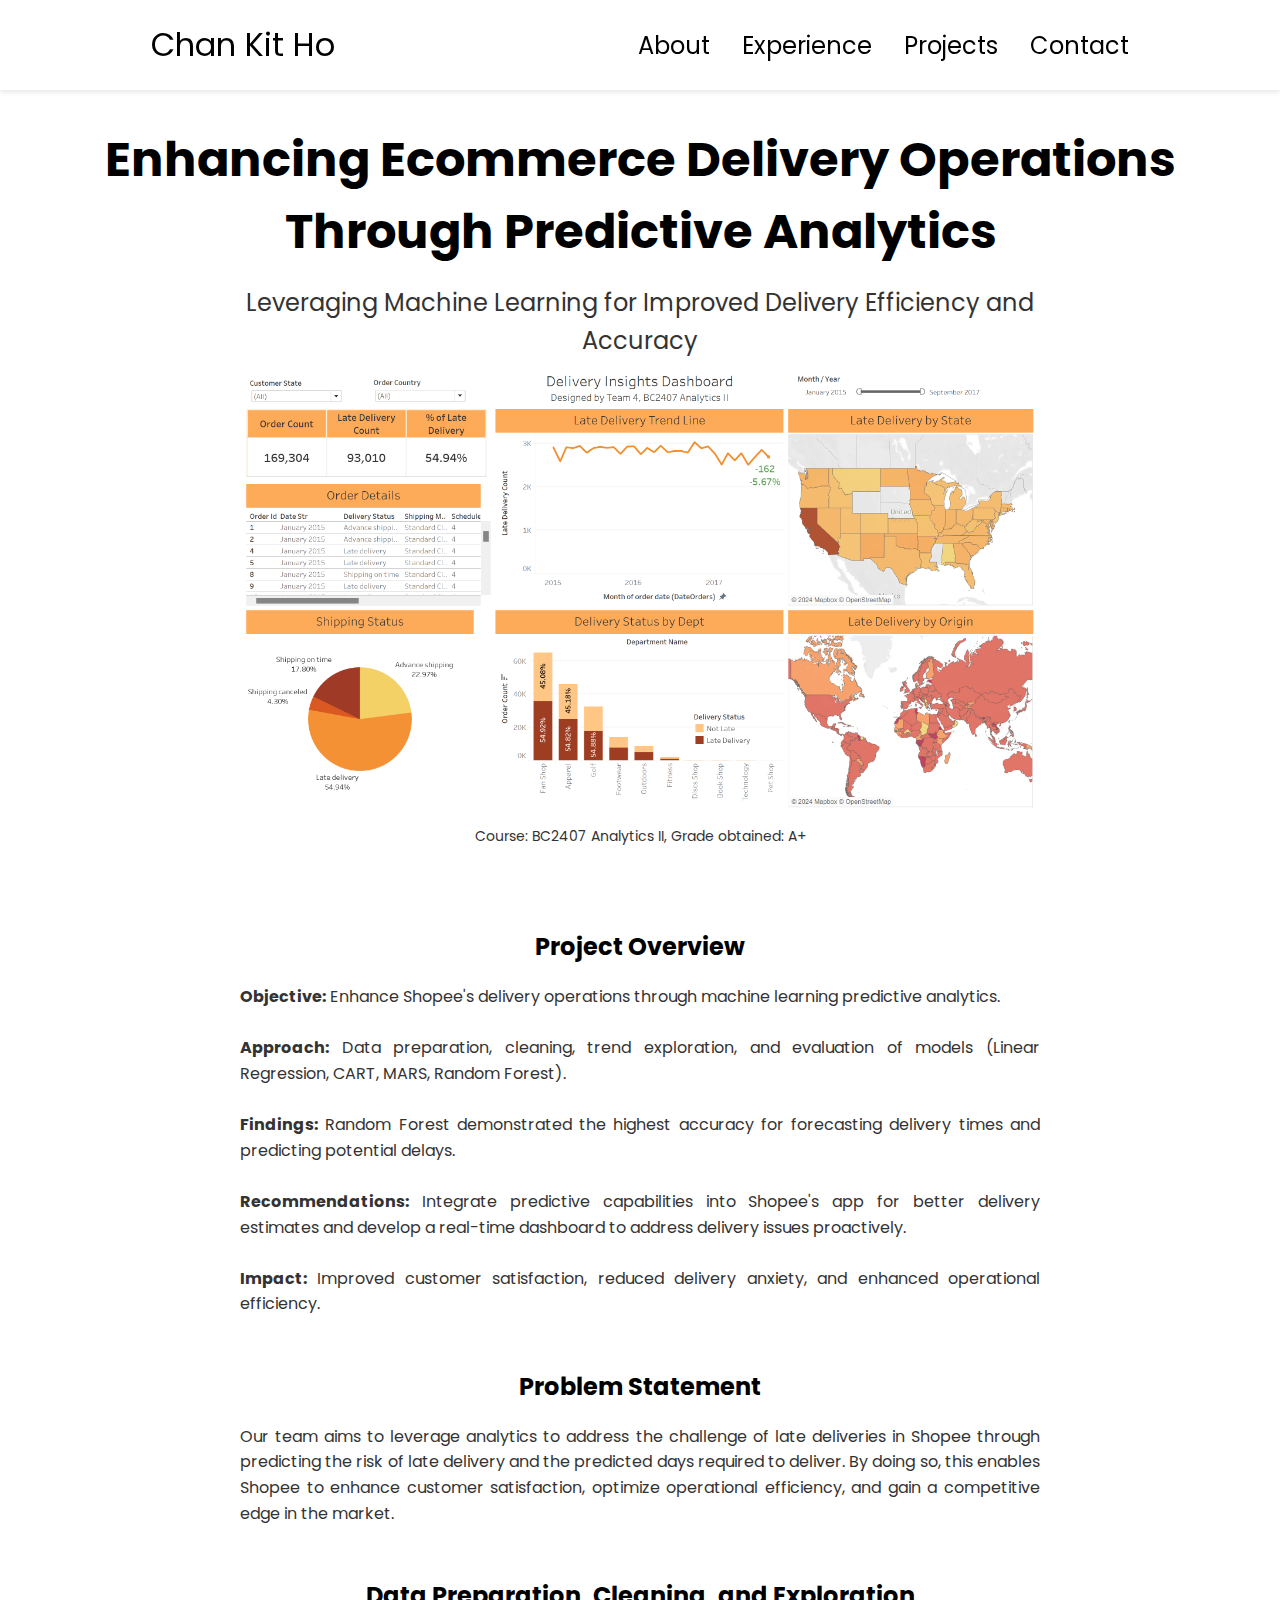
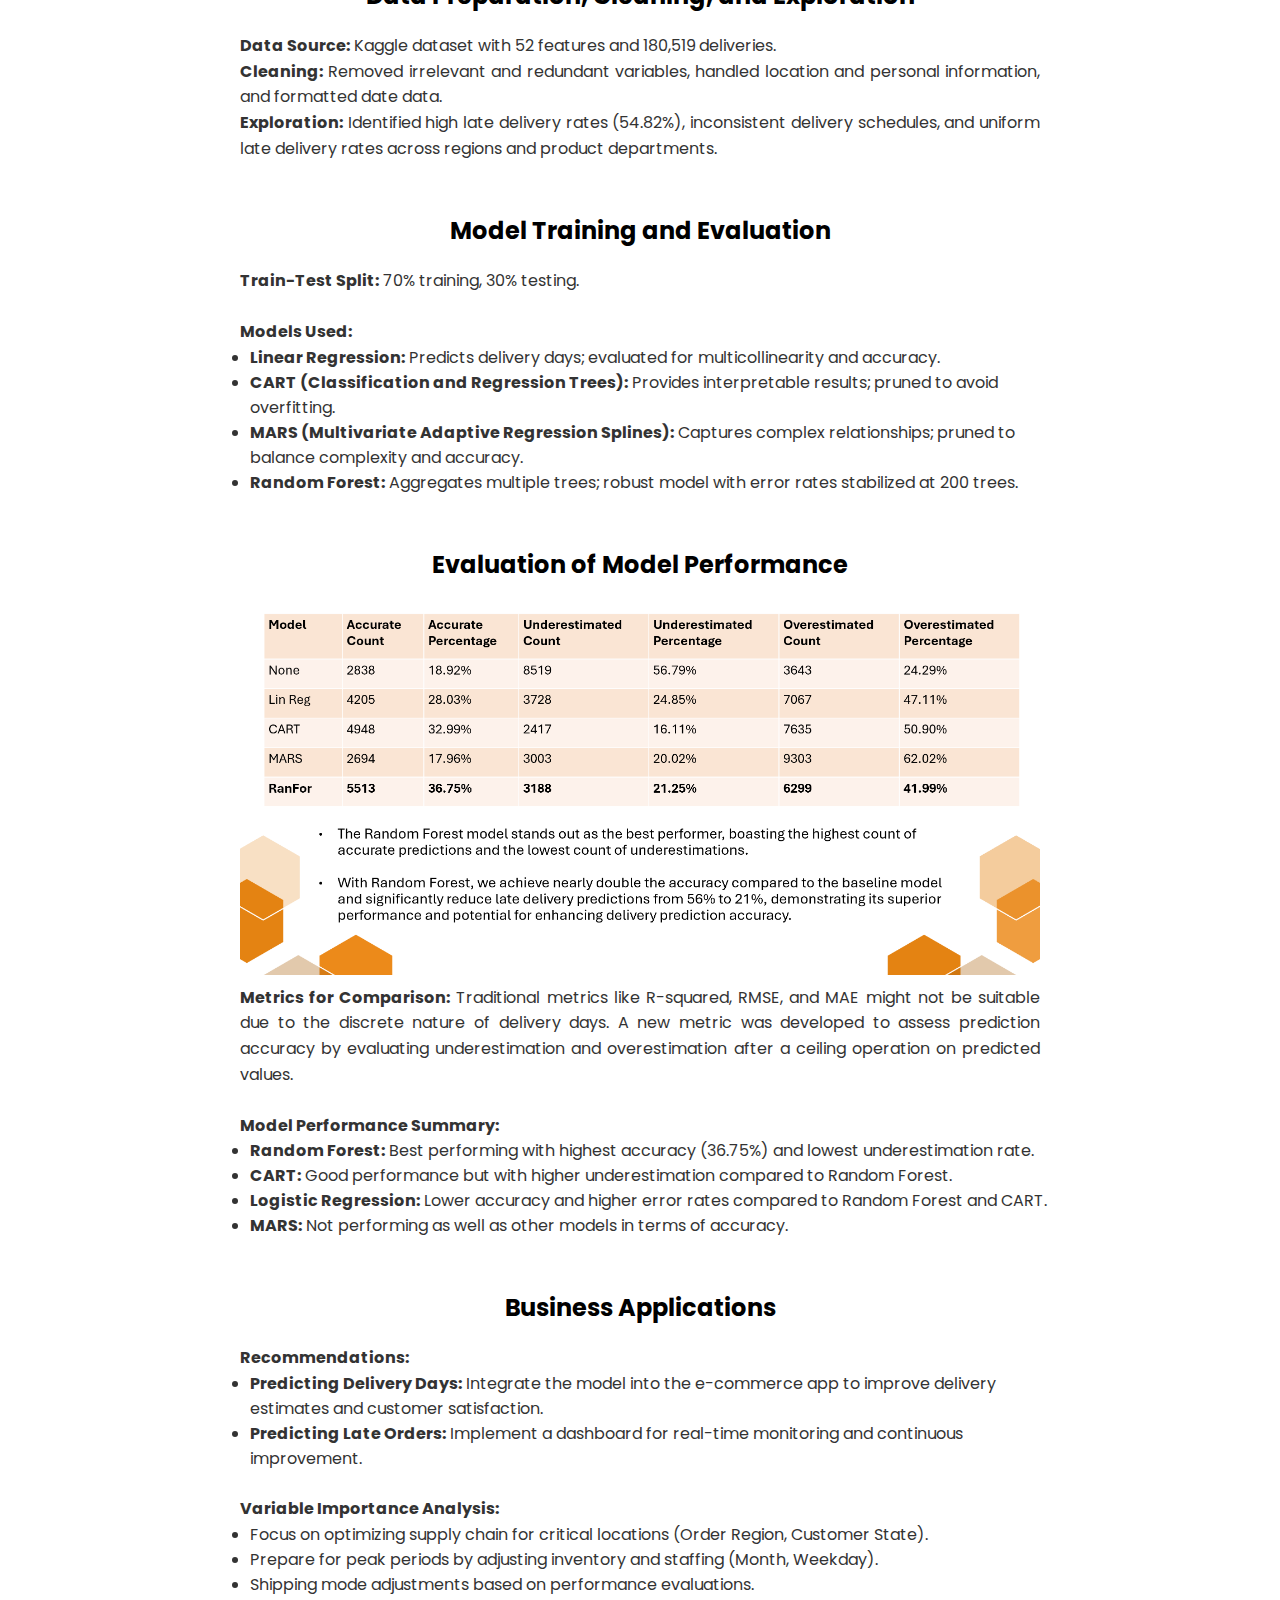
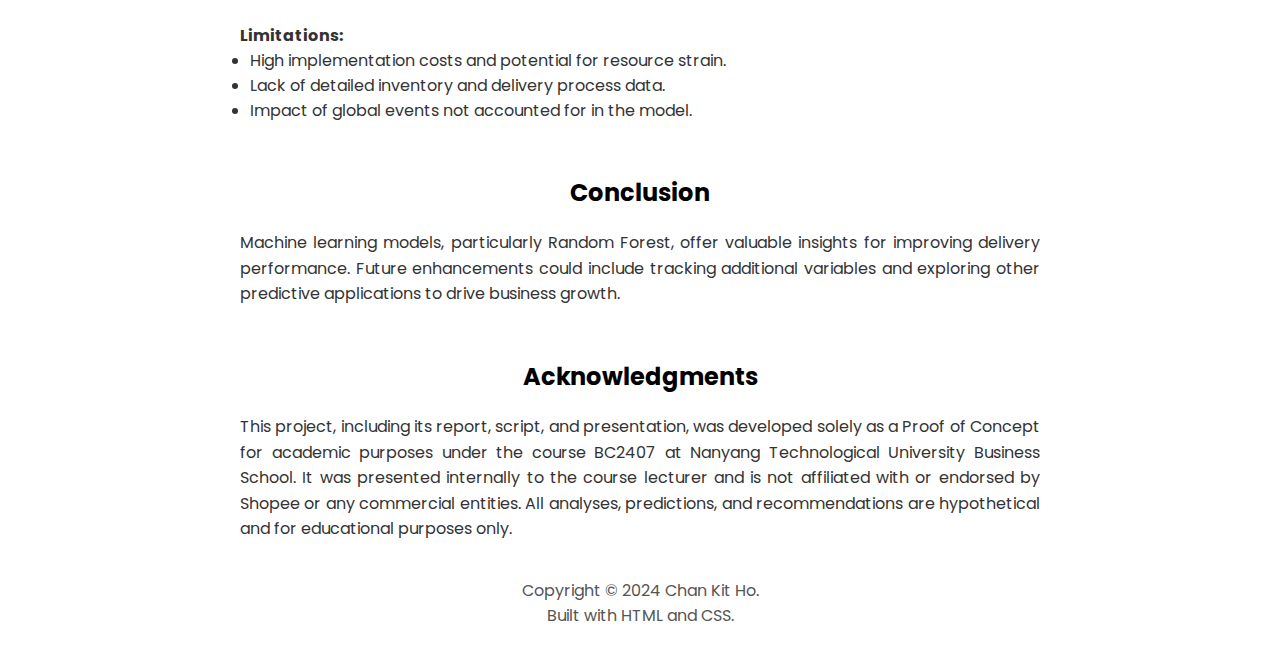
<file: project4.html>
<!DOCTYPE html>
<html lang="en">

<head>
    <meta charset="UTF-8">
    <meta name="viewport" content="width=device-width, initial-scale=1.0">
    <title>Ecommerce Delivery Operations Enhancement</title>
    <link rel="icon" type="image/x-icon" href="./assets/favicon-logo.png">
    <link rel="stylesheet" href="style.css">
    <link rel="stylesheet" href="mediaqueries.css">
    <style>
        section {
            margin: 0 auto;
            max-width: 1200px;
            height: auto;
            box-sizing: border-box;
        }

        .project-content {
            padding-top: 12vh;
            text-align: center;
            margin: 0 auto;
            max-width: 1200px;
            box-sizing: border-box;
        }

        .project-content .subtitle {
            font-size: 1.5em;
            margin-top: 10px;
            text-align: center;
        }

        .project-section {
            clear: both;
            overflow: hidden;
            padding: 1rem;
            box-sizing: border-box;
        }

        .project-section h2 {
            font-size: 24px;
            text-align: center;
            margin-top: 20px;
            margin-bottom: 20px;
        }

        .project-section p {
            font-size: 16px;
            line-height: 1.6;
            color: #333;
            text-align: justify;
            margin: 0 auto;
            max-width: 800px;
        }

        .project-section ul {
            list-style-type: disc;
            padding-left: 20px;
            color: #333;
            text-align: left;
            margin: 0 auto;
            max-width: 800px;
        }

        .project-section a {
            color: #007bff;
            text-decoration: none;
        }

        .project-section a:hover {
            text-decoration: underline;
        }

        .project-content img {
            width: 100%;
            max-width: 800px;
            height: auto;
            display: block;
            margin: 10px auto;
        }

        .project-section p.p__caption {
            text-align: center;
            font-size: 0.875rem;
            color: #333;
            margin-top: 0;
            margin-bottom: 30px;
        }
    </style>
</head>

<body>
    <nav id="desktop-nav">
        <div class="logo" onclick="window.location.href='index.html';">Chan Kit Ho</div>
        <div>
            <ul class="nav-links">
                <li><a href="index.html#about">About</a></li>
                <li><a href="index.html#experience">Experience</a></li>
                <li><a href="index.html#project-header">Projects</a></li>
                <li><a href="index.html#contact">Contact</a></li>
            </ul>
        </div>
    </nav>
    <nav id="hamburger-nav">
        <div class="logo" onclick="window.location.href='index.html';">Chan Kit Ho</div>
        <div class="hamburger-menu">
            <div class="hamburger-icon" onclick="toggleMenu()">
                <span></span>
                <span></span>
                <span></span>
            </div>
            <div class="menu-links">
                <li><a href="index.html#about" onclick="toggleMenu()">About</a></li>
                <li><a href="index.html#experience" onclick="toggleMenu()">Experience</a></li>
                <li><a href="index.html#project-header" onclick="toggleMenu()">Projects</a></li>
                <li><a href="index.html#contact" onclick="toggleMenu()">Contact</a></li>
            </div>
        </div>
    </nav>
    <main class="project-content">
        <section class="project-section">
            <div class="title-container">
                <h1 class="title">Enhancing Ecommerce Delivery Operations Through Predictive Analytics</h1>
                <p class="subtitle">Leveraging Machine Learning for Improved Delivery Efficiency and Accuracy</p>
            </div>
            <img src="./assets/project-4.1.png" alt="Delivery Model Visualization">
            <p class="p__caption">Course: BC2407 Analytics II, Grade obtained: A+</p>
        </section>

        <section class="project-section">
            <h2>Project Overview</h2>

            <p><strong>Objective:</strong> Enhance Shopee's delivery operations through machine learning predictive
                analytics.</p>
            <p></br><strong>Approach:</strong> Data preparation, cleaning, trend exploration, and evaluation of models
                (Linear Regression, CART, MARS, Random Forest).</p>
            <p></br><strong>Findings:</strong> Random Forest demonstrated the highest accuracy for forecasting delivery
                times and predicting potential delays.</p>
            <p></br><strong>Recommendations:</strong> Integrate predictive capabilities into Shopee's app for better
                delivery estimates and develop a real-time dashboard to address delivery issues proactively.</p>
            <p></br><strong>Impact:</strong> Improved customer satisfaction, reduced delivery anxiety, and enhanced
                operational efficiency.</p>
        </section>

        <section class="project-section">
            <h2>Problem Statement</h2>
            <p>Our team aims to leverage analytics to address the challenge of late deliveries in Shopee through
                predicting the risk of late delivery and the predicted days required to deliver. By doing so, this enables Shopee to enhance customer satisfaction, optimize operational
                efficiency, and gain a competitive edge in the market.</p>
        </section>

        <section class="project-section">
            <h2>Data Preparation, Cleaning, and Exploration</h2>
            <p><strong>Data Source:</strong> Kaggle dataset with 52 features and 180,519 deliveries.</p>
            <p><strong>Cleaning:</strong> Removed irrelevant and redundant variables, handled location and personal
                information, and formatted date data.</p>
            <p><strong>Exploration:</strong> Identified high late delivery rates (54.82%), inconsistent delivery
                schedules, and uniform late delivery rates across regions and product departments.</p>
        </section>

        <section class="project-section">
            <h2>Model Training and Evaluation</h2>
            <p><strong>Train-Test Split:</strong> 70% training, 30% testing.</p>
            <p></br><strong>Models Used:</strong></p>
            <ul>
                <li><strong>Linear Regression:</strong> Predicts delivery days; evaluated for multicollinearity and
                    accuracy.</li>
                <li><strong>CART (Classification and Regression Trees):</strong> Provides interpretable results; pruned
                    to avoid overfitting.</li>
                <li><strong>MARS (Multivariate Adaptive Regression Splines):</strong> Captures complex relationships;
                    pruned to balance complexity and accuracy.</li>
                <li><strong>Random Forest:</strong> Aggregates multiple trees; robust model with error rates stabilized
                    at 200 trees.</li>
            </ul>
        </section>

        <section class="project-section">
            <h2>Evaluation of Model Performance</h2>
            <img src="./assets/project-4.3.png" alt="Delivery Model Visualization">
            <p><strong>Metrics for Comparison:</strong> Traditional metrics like R-squared, RMSE, and MAE might not be
                suitable due to the discrete nature of delivery days. A new metric was developed to assess prediction
                accuracy by evaluating underestimation and overestimation after a ceiling operation on predicted values.
            </p>
            <p></br><strong>Model Performance Summary:</strong></p>
            <ul>
                <li><strong>Random Forest:</strong> Best performing with highest accuracy (36.75%) and lowest
                    underestimation rate.</li>
                <li><strong>CART:</strong> Good performance but with higher underestimation compared to Random Forest.
                </li>
                <li><strong>Logistic Regression:</strong> Lower accuracy and higher error rates compared to Random
                    Forest and CART.</li>
                <li><strong>MARS:</strong> Not performing as well as other models in terms of accuracy.</li>
            </ul>
        </section>

        <section class="project-section">
            <h2>Business Applications</h2>
            <p><strong>Recommendations:</strong></p>
            <ul>
                <li><strong>Predicting Delivery Days:</strong> Integrate the model into the e-commerce app to improve
                    delivery estimates and customer satisfaction.</li>
                <li><strong>Predicting Late Orders:</strong> Implement a dashboard for real-time monitoring and
                    continuous improvement.</li>
            </ul>
            <p></br><strong>Variable Importance Analysis:</strong></p>
            <ul>
                <li>Focus on optimizing supply chain for critical locations (Order Region, Customer State).</li>
                <li>Prepare for peak periods by adjusting inventory and staffing (Month, Weekday).</li>
                <li>Shipping mode adjustments based on performance evaluations.</li>
            </ul>
            <p></br><strong>Limitations:</strong></p>
            <ul>
                <li>High implementation costs and potential for resource strain.</li>
                <li>Lack of detailed inventory and delivery process data.</li>
                <li>Impact of global events not accounted for in the model.</li>
            </ul>
        </section>

        <section class="project-section">
            <h2>Conclusion</h2>
            <p>Machine learning models, particularly Random Forest, offer valuable insights for improving delivery
                performance. Future enhancements could include tracking additional variables and exploring other
                predictive applications to drive business growth.</p>
        </section>

        <section class="project-section">
            <h2>Acknowledgments</h2>
            <p>This project, including its report, script, and presentation, was developed solely as a Proof of Concept
                for academic purposes under the course BC2407 at Nanyang Technological University Business School. It
                was presented internally to the course lecturer and is not affiliated with or endorsed by Shopee
                or any commercial entities. All analyses, predictions, and recommendations are hypothetical and for
                educational purposes only.</p>
        </section>

    </main>

    <footer>
        <p>Copyright &#169; 2024 Chan Kit Ho. </br>Built with HTML and CSS. </p>
    </footer>
    <script src="script.js"></script>
</body>

</html>
</file>
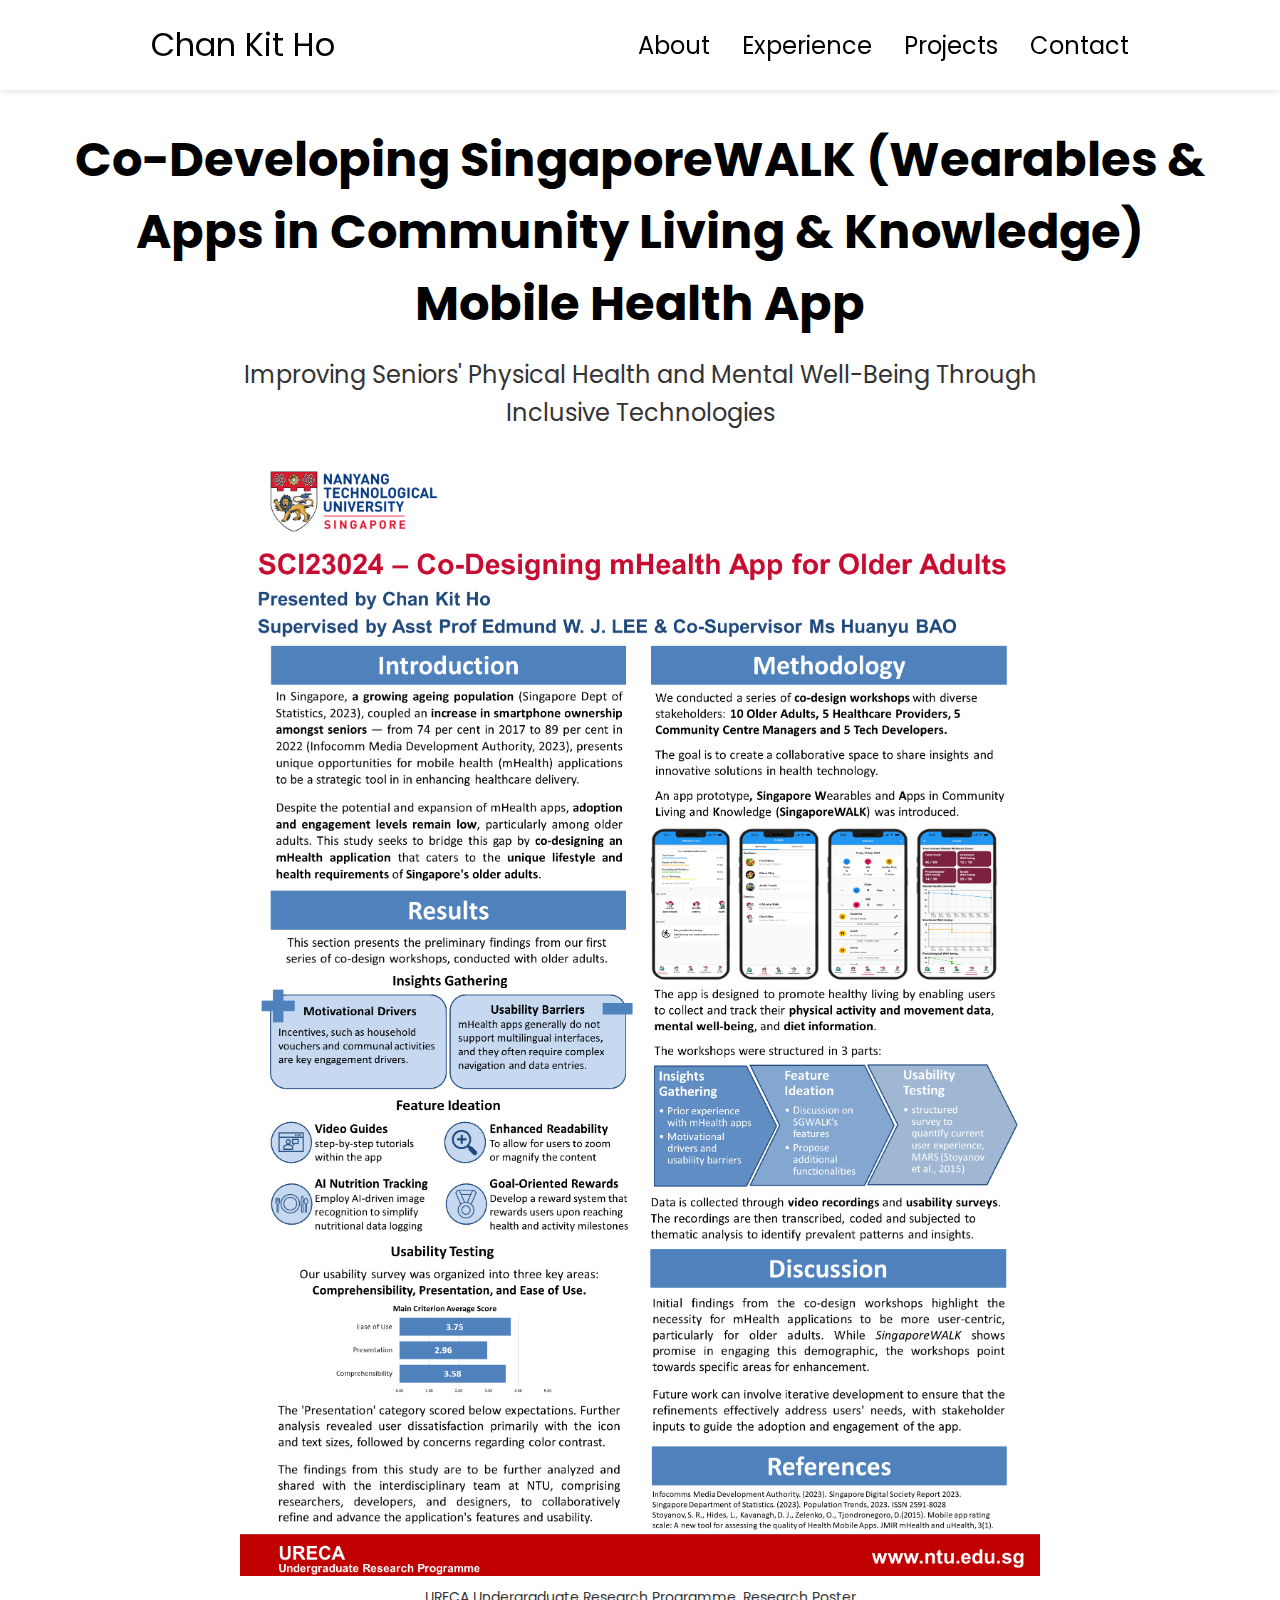
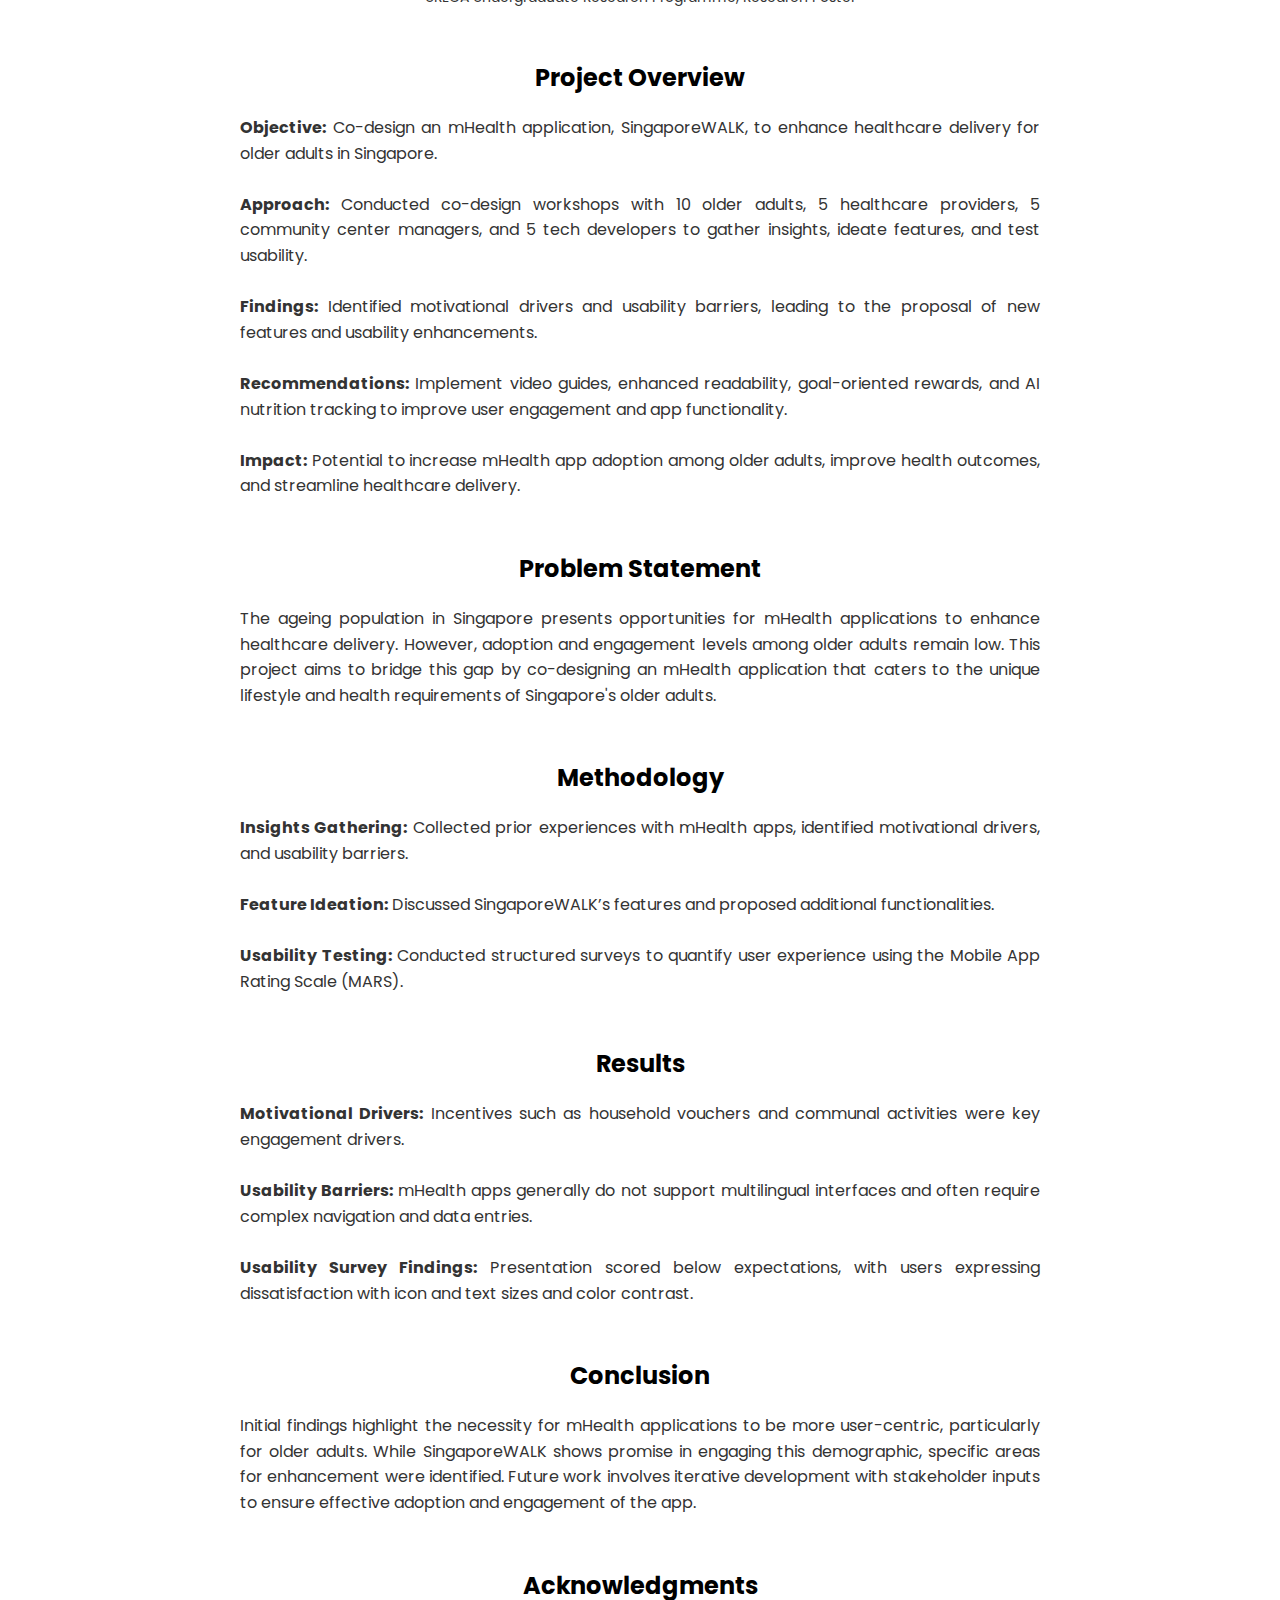
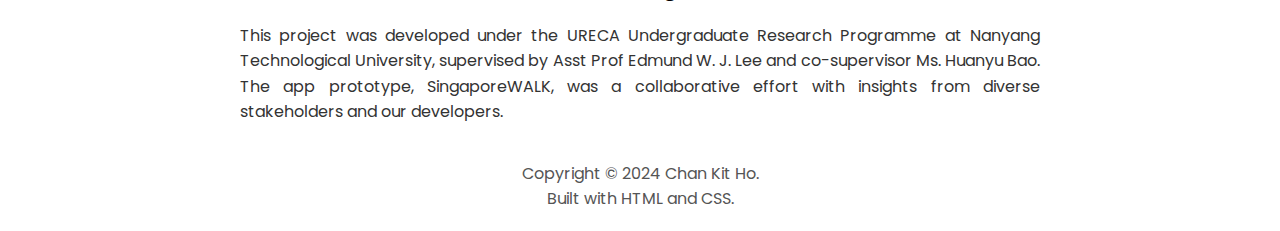
<file: project5.html>
<!DOCTYPE html>
<html lang="en">

<head>
    <meta charset="UTF-8">
    <meta name="viewport" content="width=device-width, initial-scale=1.0">
    <title>Co-Designing an mHealth Application</title>
    <link rel="icon" type="image/x-icon" href="./assets/favicon-logo.png">
    <link rel="stylesheet" href="style.css">
    <link rel="stylesheet" href="mediaqueries.css">
    <style>
        section {
            margin: 0 auto;
            max-width: 1200px;
            height: auto;
            box-sizing: border-box;
        }

        .project-content {
            padding-top: 12vh;
            text-align: center;
            margin: 0 auto;
            max-width: 1200px;
            box-sizing: border-box;
        }

        .project-content .subtitle {
            font-size: 1.5em;
            margin-top: 10px;
            text-align: center;
        }

        .project-section {
            clear: both;
            overflow: hidden;
            padding: 1rem;
            box-sizing: border-box;
        }

        .project-section h2 {
            font-size: 24px;
            text-align: center;
            margin-top: 20px;
            margin-bottom: 20px;
        }

        .project-section p {
            font-size: 16px;
            line-height: 1.6;
            color: #333;
            text-align: justify;
            margin: 0 auto;
            max-width: 800px;
        }

        .project-section ul {
            list-style-type: disc;
            padding-left: 20px;
            color: #333;
            text-align: left;
            margin: 0 auto;
            max-width: 800px;
        }

        .project-section a {
            color: #007bff;
            text-decoration: none;
        }

        .project-section a:hover {
            text-decoration: underline;
        }

        .project-content img {
            width: 100%;
            max-width: 800px;
            height: auto;
            display: block;
            margin: 10px auto;
        }

        .project-section p.p__caption {
            text-align: center;
            font-size: 0.875rem;
            color: #333;
            margin-top: 0;
            margin-bottom: 0;
        }
    </style>
</head>

<body>
    <nav id="desktop-nav">
        <div class="logo" onclick="window.location.href='index.html';">Chan Kit Ho</div>
        <div>
            <ul class="nav-links">
                <li><a href="index.html#about">About</a></li>
                <li><a href="index.html#experience">Experience</a></li>
                <li><a href="index.html#project-header">Projects</a></li>
                <li><a href="index.html#contact">Contact</a></li>
            </ul>
        </div>
    </nav>
    <nav id="hamburger-nav">
        <div class="logo" onclick="window.location.href='index.html';">Chan Kit Ho</div>
        <div class="hamburger-menu">
            <div class="hamburger-icon" onclick="toggleMenu()">
                <span></span>
                <span></span>
                <span></span>
            </div>
            <div class="menu-links">
                <li><a href="index.html#about" onclick="toggleMenu()">About</a></li>
                <li><a href="index.html#experience" onclick="toggleMenu()">Experience</a></li>
                <li><a href="index.html#project-header" onclick="toggleMenu()">Projects</a></li>
                <li><a href="index.html#contact" onclick="toggleMenu()">Contact</a></li>
            </div>
        </div>
    </nav>
    <main class="project-content">
        <section class="project-section">
            <div class="title-container">
                <h1 class="title">Co-Developing SingaporeWALK (Wearables & Apps in Community Living & Knowledge) Mobile
                    Health App</h1>
                <p class="subtitle">Improving Seniors' Physical Health and Mental Well-Being Through Inclusive
                    Technologies</p>
            </div>
            <img src="./assets/project-5.1.png" alt="SingaporeWALK App Visualization">
            <p class="p__caption">URECA Undergraduate Research Programme, Research Poster</p>
        </section>

        <section class="project-section">
            <h2>Project Overview</h2>
            <p><strong>Objective:</strong> Co-design an mHealth application, SingaporeWALK, to enhance healthcare
                delivery for older adults in Singapore.</p>
            <p><br /><strong>Approach:</strong> Conducted co-design workshops with 10 older adults, 5 healthcare
                providers, 5 community center managers, and 5 tech developers to gather insights, ideate features, and
                test usability.</p>
            <p><br /><strong>Findings:</strong> Identified motivational drivers and usability barriers, leading to the
                proposal of new features and usability enhancements.</p>
            <p><br /><strong>Recommendations:</strong> Implement video guides, enhanced readability, goal-oriented
                rewards, and AI nutrition tracking to improve user engagement and app functionality.</p>
            <p><br /><strong>Impact:</strong> Potential to increase mHealth app adoption among older adults, improve
                health outcomes, and streamline healthcare delivery.</p>
        </section>

        <section class="project-section">
            <h2>Problem Statement</h2>
            <p>The ageing population in Singapore presents opportunities for mHealth applications to enhance healthcare
                delivery. However, adoption and engagement levels among older adults remain low. This project aims to
                bridge this gap by co-designing an mHealth application that caters to the unique lifestyle and health
                requirements of Singapore's older adults.</p>
        </section>

        <section class="project-section">
            <h2>Methodology</h2>
            <p><strong>Insights Gathering:</strong> Collected prior experiences with mHealth apps, identified
                motivational drivers, and usability barriers.</p>
            <p><br /><strong>Feature Ideation:</strong> Discussed SingaporeWALK’s features and proposed additional
                functionalities.</p>
            <p><br /><strong>Usability Testing:</strong> Conducted structured surveys to quantify user experience using
                the Mobile App Rating Scale (MARS).</p>
        </section>

        <section class="project-section">
            <h2>Results</h2>
            <p><strong>Motivational Drivers:</strong> Incentives such as household vouchers and communal activities were
                key engagement drivers.</p>
            <p><br /><strong>Usability Barriers:</strong> mHealth apps generally do not support multilingual interfaces
                and often require complex navigation and data entries.</p>
            <p><br /><strong>Usability Survey Findings:</strong> Presentation scored below expectations, with users
                expressing dissatisfaction with icon and text sizes and color contrast.</p>
        </section>

        <section class="project-section">
            <h2>Conclusion</h2>
            <p>Initial findings highlight the necessity for mHealth applications to be more user-centric, particularly
                for older adults. While SingaporeWALK shows promise in engaging this demographic, specific areas for
                enhancement were identified. Future work involves iterative development with stakeholder inputs to
                ensure effective adoption and engagement of the app.</p>
        </section>

        <section class="project-section">
            <h2>Acknowledgments</h2>
            <p>This project was developed under the URECA Undergraduate Research Programme at Nanyang Technological
                University, supervised by Asst Prof Edmund W. J. Lee and co-supervisor Ms. Huanyu Bao. The app
                prototype, SingaporeWALK, was a collaborative effort with insights from diverse stakeholders and our developers.</p>
        </section>
    </main>


    <footer>
        <p>Copyright &#169; 2024 Chan Kit Ho. </br>Built with HTML and CSS. </p>
    </footer>
    <script src="script.js"></script>
</body>

</html>
</file>
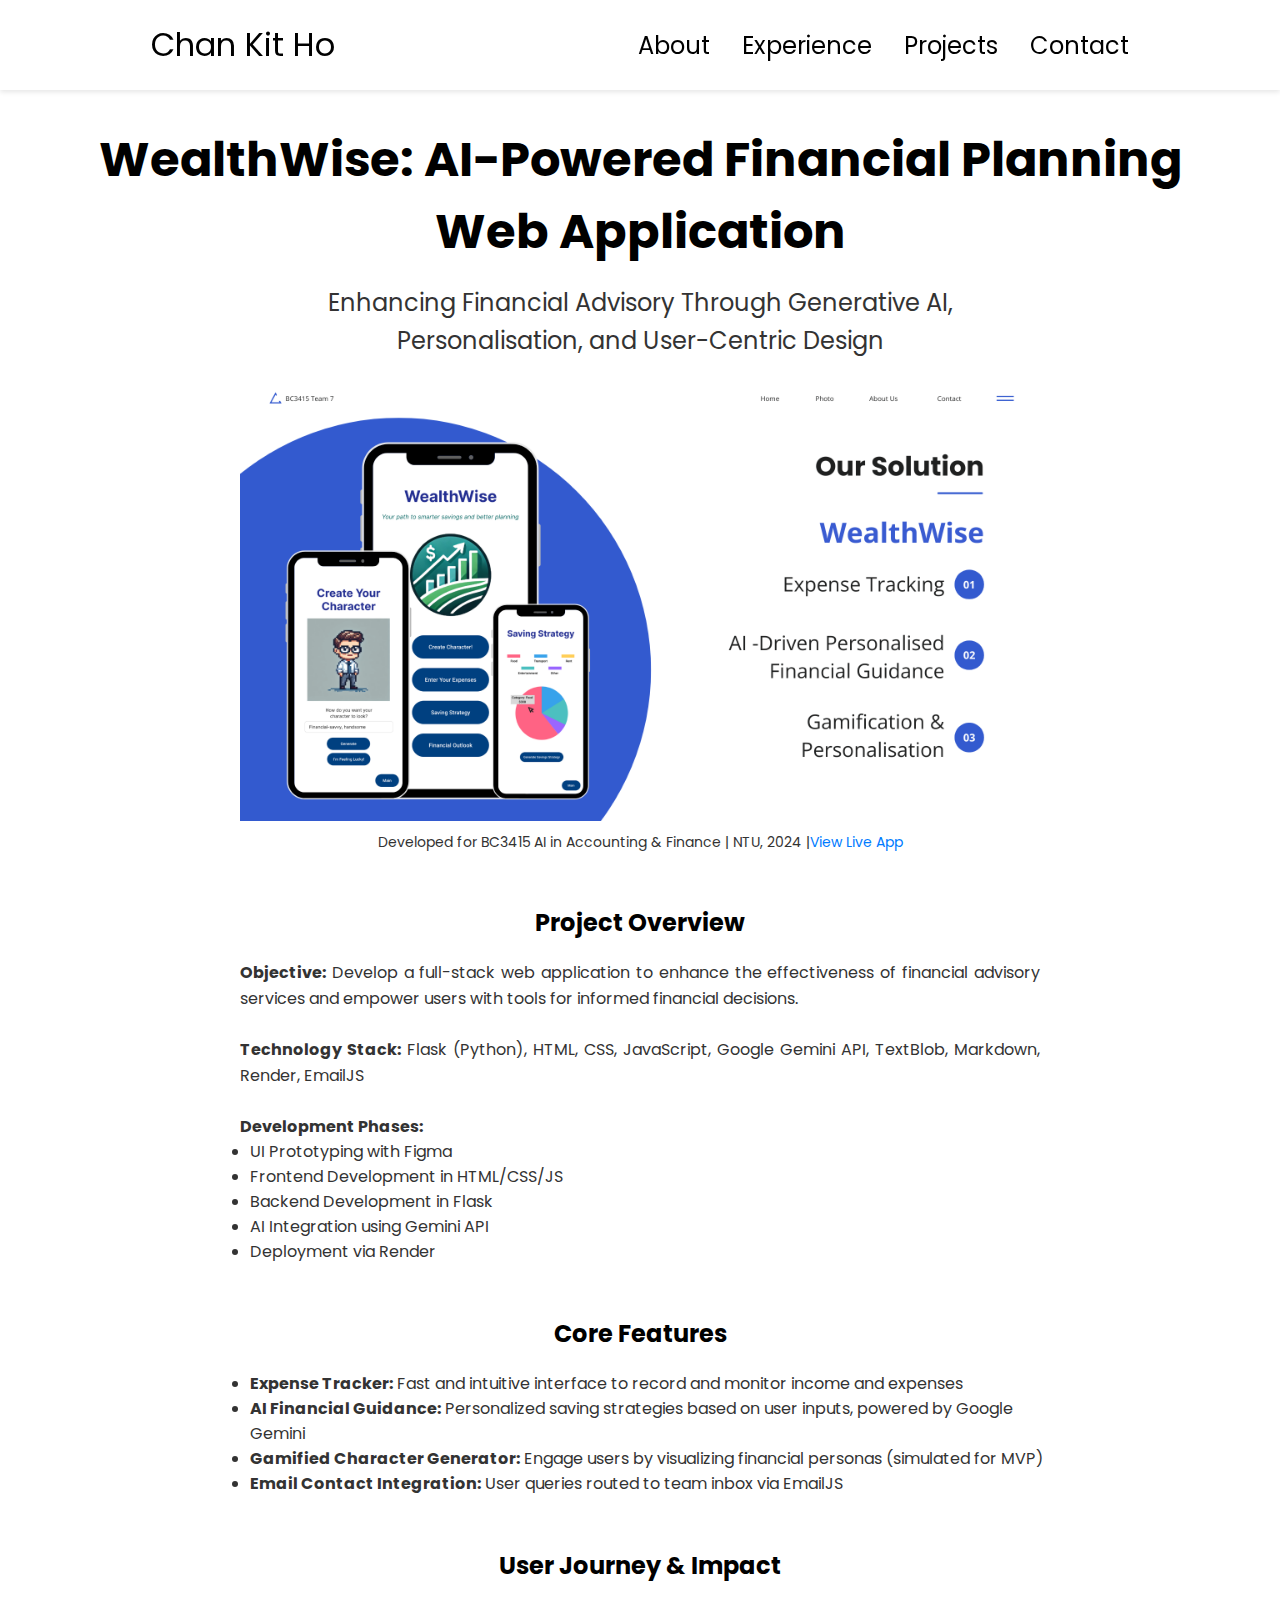
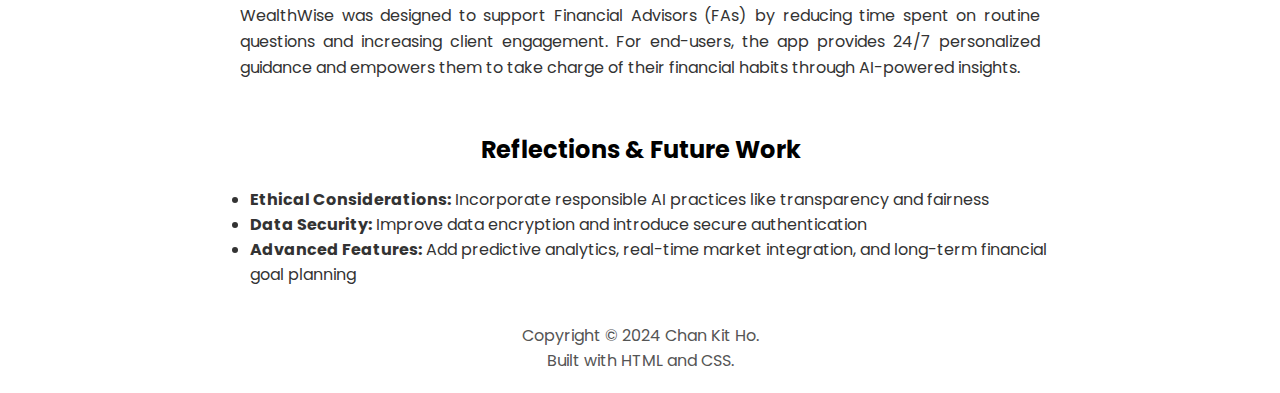
<file: project6.html>
<!DOCTYPE html>
<html lang="en">

<head>
    <meta charset="UTF-8">
    <meta name="viewport" content="width=device-width, initial-scale=1.0">
    <title>WealthWise AI Financial Planner</title>
    <link rel="icon" type="image/x-icon" href="./assets/favicon-logo.png">
    <link rel="stylesheet" href="style.css">
    <link rel="stylesheet" href="mediaqueries.css">
    <style>
        section {
            margin: 0 auto;
            max-width: 1200px;
            height: auto;
            box-sizing: border-box;
        }

        .project-content {
            padding-top: 12vh;
            text-align: center;
            margin: 0 auto;
            max-width: 1200px;
            box-sizing: border-box;
        }

        .project-content .subtitle {
            font-size: 1.5em;
            margin-top: 10px;
            text-align: center;
        }

        .project-section {
            clear: both;
            overflow: hidden;
            padding: 1rem;
            box-sizing: border-box;
        }

        .project-section h2 {
            font-size: 24px;
            text-align: center;
            margin-top: 20px;
            margin-bottom: 20px;
        }

        .project-section p {
            font-size: 16px;
            line-height: 1.6;
            color: #333;
            text-align: justify;
            margin: 0 auto;
            max-width: 800px;
        }

        .project-section ul {
            list-style-type: disc;
            padding-left: 20px;
            color: #333;
            text-align: left;
            margin: 0 auto;
            max-width: 800px;
        }

        .project-section a {
            color: #007bff;
            text-decoration: none;
        }

        .project-section a:hover {
            text-decoration: underline;
        }

        .project-content img {
            width: 100%;
            max-width: 800px;
            height: auto;
            display: block;
            margin: 10px auto;
        }

        .project-section p.p__caption {
            text-align: center;
            font-size: 0.875rem;
            color: #333;
            margin-top: 0;
            margin-bottom: 0;
        }
    </style>
</head>

<body>
    <nav id="desktop-nav">
        <div class="logo" onclick="window.location.href='index.html';">Chan Kit Ho</div>
        <div>
            <ul class="nav-links">
                <li><a href="index.html#about">About</a></li>
                <li><a href="index.html#experience">Experience</a></li>
                <li><a href="index.html#project-header">Projects</a></li>
                <li><a href="index.html#contact">Contact</a></li>
            </ul>
        </div>
    </nav>
    <nav id="hamburger-nav">
        <div class="logo" onclick="window.location.href='index.html';">Chan Kit Ho</div>
        <div class="hamburger-menu">
            <div class="hamburger-icon" onclick="toggleMenu()">
                <span></span>
                <span></span>
                <span></span>
            </div>
            <div class="menu-links">
                <li><a href="index.html#about" onclick="toggleMenu()">About</a></li>
                <li><a href="index.html#experience" onclick="toggleMenu()">Experience</a></li>
                <li><a href="index.html#project-header" onclick="toggleMenu()">Projects</a></li>
                <li><a href="index.html#contact" onclick="toggleMenu()">Contact</a></li>
            </div>
        </div>
    </nav>
    <main class="project-content">
        <section class="project-section">
            <div class="title-container">
                <h1 class="title">WealthWise: AI-Powered Financial Planning Web Application</h1>
                <p class="subtitle">Enhancing Financial Advisory Through Generative AI, Personalisation, and User-Centric Design</p>
            </div>
            <img src="./assets/project-6.1.png" alt="WealthWise App Preview">
            <p class="p__caption">Developed for BC3415 AI in Accounting & Finance | NTU, 2024 |<a href="https://wealthwise-bc3415.onrender.com/" target="_blank">View Live App</a></p>
        </section>

        <section class="project-section">
            <h2>Project Overview</h2>
            <p><strong>Objective:</strong> Develop a full-stack web application to enhance the effectiveness of financial advisory services and empower users with tools for informed financial decisions.</p>
            <p><br /><strong>Technology Stack:</strong> Flask (Python), HTML, CSS, JavaScript, Google Gemini API, TextBlob, Markdown, Render, EmailJS</p>
            <p><br /><strong>Development Phases:</strong></p>
            <ul>
                <li>UI Prototyping with Figma</li>
                <li>Frontend Development in HTML/CSS/JS</li>
                <li>Backend Development in Flask</li>
                <li>AI Integration using Gemini API</li>
                <li>Deployment via Render</li>
            </ul>
        </section>

        <section class="project-section">
            <h2>Core Features</h2>
            <ul>
                <li><strong>Expense Tracker:</strong> Fast and intuitive interface to record and monitor income and expenses</li>
                <li><strong>AI Financial Guidance:</strong> Personalized saving strategies based on user inputs, powered by Google Gemini</li>
                <li><strong>Gamified Character Generator:</strong> Engage users by visualizing financial personas (simulated for MVP)</li>
                <li><strong>Email Contact Integration:</strong> User queries routed to team inbox via EmailJS</li>
            </ul>
        </section>

        <section class="project-section">
            <h2>User Journey & Impact</h2>
            <p>WealthWise was designed to support Financial Advisors (FAs) by reducing time spent on routine questions and increasing client engagement. For end-users, the app provides 24/7 personalized guidance and empowers them to take charge of their financial habits through AI-powered insights.</p>
        </section>

        <section class="project-section">
            <h2>Reflections & Future Work</h2>
            <ul>
                <li><strong>Ethical Considerations:</strong> Incorporate responsible AI practices like transparency and fairness</li>
                <li><strong>Data Security:</strong> Improve data encryption and introduce secure authentication</li>
                <li><strong>Advanced Features:</strong> Add predictive analytics, real-time market integration, and long-term financial goal planning</li>
            </ul>
        </section>
    </main>

    <footer>
        <p>Copyright &#169; 2024 Chan Kit Ho. </br>Built with HTML and CSS. </p>
    </footer>
    <script src="script.js"></script>
</body>

</html>
</file>
<file: style.css>
/* GENERAL */


@import url('https://fonts.googleapis.com/css2?family=Poppins:wght@300;400;500;600&display=swap');


* {
    margin: 0;
    padding: 0;
}

body {
    font-family: "Poppins", sans-serif;
}

html {
    scroll-behavior: smooth
}

p {
    color: rgb(85, 85, 85);
}

.nav__buffer {
    height: 12vh;
}

/* TRANSITION */
a,
.btn {
    transition: all 300ms ease;
}

/* DESKTOP NAV */
nav,
.nav-links {
    display: flex
}

nav {
    position: fixed;
    width: 100%;
    justify-content: space-around;
    align-items: center;
    height: 10vh;
    background-color: white;
    box-shadow: 0 2px 5px rgba(0, 0, 0, 0.1);
    z-index: 1000;
}

.nav-links {
    gap: 2rem;
    list-style: none;
    font-size: 1.5rem;
}

a {
    color: black;
    text-decoration: none;
    text-decoration-color: white;
}

a:hover {
    color: grey;
    text-decoration: underline;
    text-underline-offset: 1rem;
    text-decoration-color: rgb(181, 181, 181)
}

.logo {
    font-size: 2rem;
}

.logo:hover {
    cursor: pointer;
    text-decoration: none;
    color: black;
}

/*HAMBRGER MENU*/

#hamburger-nav {
    display: none;
}

.hamburger-menu {
    position: relative;
    display: inline-block;

}

.hamburger-icon {
    display: flex;
    flex-direction: column;
    justify-content: space-between;
    height: 24px;
    width: 30px;
    cursor: pointer;
}

.hamburger-icon span {
    width: 100%;
    height: 2px;
    background-color: black;
    transition: all 0.3 ease-in-out;
}

.menu-links {
    position: absolute;
    top: 100%;
    right: 0;
    background-color: white;
    max-height: 0;
    overflow: hidden;
    transition: all;
}

.menu-links a {
    display: block;
    padding: 10px;
    text-align: center;
    font-size: 1.5rem;
    color: black;
    text-decoration: none;
    transition: all 0.3 ease-in-out;
}

.menu-links li {
    list-style: none;
}

.menu-links.open {
    max-height: 300px;
}

.hamburger-icon.open span:first-child {
    transform: rotate(45deg) translate(10px, 5px);
}

.hamburger-icon.open span:nth-child(2) {
    opacity: 0;
}

.hamburger-icon.open span:last-child {
    transform: rotate(-45deg) translate(10px, -5px);
}

.hamburger-icon span:first-child {
    transform: none;
}

.hamburger-icon span:nth-child(2) {
    opacity: 1;
}

.hamburger-icon span:last-child {
    transform: none;
}

/* SECTIONS */

section {
    padding-top: 12vh;
    height: 96vh;
    margin: 0 10rem;
    box-sizing: border-box;
    min-height: fit-content;
}

.section-container {
    display: flex;
    gap: 4rem;
    display: flex;
}

/* PROFILE SECTION */

#profile {
    display: flex;
    justify-content: center;
    gap: 5rem;
    height: 80vh;
}

.section__pic-container {
    display: flex;
    height: 400px;
    width: 400px;
    margin: auto 0;
}

.section__text {
    align-self: center;
    text-align: center;
}

.section__text p {
    font-weight: 600;
}

.section__text__p1 {
    position: sticky;
    text-align: center;
    font-size: 1.75rem;
}

.section__text__p2 {
    text-align: center;
    font-size: 1rem;
}

.section__text__p3 {
    text-align: center;
    font-size: 0.95rem;
    margin-bottom: 1rem;
}

.title {
    text-align: center;
    font-size: 3rem;
    margin-bottom: 1rem;
}

#socials-container {
    display: flex;
    justify-content: center;
    margin-top: 1rem;
    gap: 1rem;
}

/* ICONS */

.icon {
    cursor: pointer;
    height: 2rem;
}

/* BUTTONS */

.btn-container {
    display: flex;
    justify-content: center;
    gap: 1rem;
}

.btn {
    font-weight: 600;
    transition: all 300ms ease;
    padding: 1rem;
    width: 8rem;
    border-radius: 2rem;
    border: rgb(53, 53, 53) 0.1rem solid;
    color: black;
}

.btn-color-1,
.btn-color-2 {
    background: none;
}


.btn-color-1:hover,
.btn-color-2:hover {
    background: rgb(53, 53, 53);
    color: white;
    cursor: pointer;
}


.btn-container {
    gap: 1rem;
}

/* ABOUT SECTION */

#about {
    position: relative;
    margin-top: 38px;
}

.about-containers {
    gap: 2rem;
    margin-bottom: 2rem;
    margin-top: 2rem;
}

.about-details-container {
    justify-content: center;
    flex-direction: column;
}

.about-containers,
.about-details-container {
    display: flex;
}

.about-pic {
    border-radius: 2rem;
}

.details-container {
    padding: 1.5rem;
    flex: 1;
    background: white;
    border-radius: 2rem;
    border: rgb(53, 53, 53) 0.1rem solid;
    border-color: rgb(163, 163, 163);
    text-align: center;
}

.text-container p {
    text-align: justify;
}


.section__pic-container {
    height: 400px;
    width: 400px;
    margin: auto 0;
}


/* EXPERIENCE SECTION */

#experience {
    position: relative;
}

.experience-sub-title {
    color: rgb(85, 85, 85);
    font-weight: 600;
    font-size: 1.75rem;
    margin-bottom: 2rem;
}

.experience-details-container {
    display: flex;
    justify-content: center;
    flex-direction: column;
}

.article-container {
    display: flex;
    text-align: initial;
    flex-wrap: wrap;
    flex-direction: row;
    gap: 2.5rem;
    justify-content: space-around;
}

article {
    display: flex;
    width: 10rem;
    justify-content: space-around;
    gap: 0.5rem;
}

article .icon {
    cursor: default;
}

/* PROJECTS SECTION */

#projects {
    position: relative;
    overflow-x: auto;
    white-space: nowrap;
    height: auto;
    padding-top: 6vh;
    padding-bottom: 6vh;
    margin-bottom: 6vh;
}

section-header {
    display: block;
    padding-top: 12vh;
    box-sizing: border-box;
}

.project-card {
    display: inline-block;
    vertical-align: top;
    margin-right: 2rem;
    width: 300px;
    text-align: center;
    background: rgb(250, 250, 250);
    border-radius: 2rem;
    border: rgb(163, 163, 163) 0.1rem solid;
    padding: 1rem;
    box-sizing: border-box;
    height: auto;
}

.project-card img {
    border-radius: 1rem;
    width: 100%;
    height: 200px;
    object-fit: cover;
}

.project-title {
    margin: 1rem 0;
    font-size: 1.25rem;
    color: black;
    white-space: normal;
    overflow: visible;
    word-wrap: break-word;
}

.project-btn {
    display: inline-block;
    margin-top: 1rem;
    padding: 0.5rem 1rem;
    font-weight: 600;
    color: black;
    border: rgb(163, 163, 163) 0.1rem solid;
    background: none;
    border-radius: 2rem;
    transition: all 300ms ease;
}

.project-btn:hover {
    background: rgb(163, 163, 163);
    color: white;
}

/* CONTACT */

#contact {
    display: flex;
    justify-content: center;
    flex-direction: column;
    height: 70vh;
}

.contact-info-upper-container {
    display: flex;
    justify-content: center;
    border-radius: 2rem;
    border: rgb(53, 53, 53) 0.1rem solid;
    border-color: rgb(163, 163, 163);
    background: (250, 250, 250);
    margin: 2rem auto;
    padding: 0.5rem;
}

.contact-info-container {
    display: flex;
    align-items: center;
    justify-content: center;
    gap: 0.5rem;
    margin: 1rem;
}

.contact-info-container p {
    font-size: larger;
}

.contact-icon {
    cursor: default;
}

.email-icon {
    height: 2.5rem;
}

/* FOOTER SECTION */

footer {
    padding: 20px;
    text-align: center;
    margin: 0 1rem;
    cursor: pointer;
}

footer p {
    margin: 0;
    text-align: center;
}

/* GAME */
.game-container {
    display: none;
    text-align: center;
    margin-top: 20px;
}

.wooden-fish {
    position: relative;
    width: 200px;
    margin: 20px auto;
}

.wooden-fish img {
    width: 100%;
    cursor: pointer;
    transition: transform 0.1s ease;
}

.floating-text {
    position: absolute;
    top: -20px;
    left: 50%;
    transform: translateX(-50%);
    font-size: 20px;
    color: black;
    animation: floatUp 1s ease forwards;
}

@keyframes floatUp {
    0% {
        opacity: 1;
        transform: translate(-50%, 0);
    }

    100% {
        opacity: 0;
        transform: translate(-50%, -50px);
    }
}
</file>
<file: mediaqueries.css>
@media screen {
    #profile {
        height: 83vh;
    }

    .about-containers {
        flex-wrap: wrap;
    }

    #contact {
        height: 83vh;
        padding-bottom: 16vh;
    }
}

@media screen and (max-width: 1200px) {
    #desktop-nav {
        display: none;
    }

    #hamburger-nav {
        display: flex;
    }

    #experience,
    .experience-details-container {
        margin-top: 2rem;
    }

    #profile,
    .section-container {
        display: block;
    }

    .arrow {
        display: none;
    }

    section,
    .section-container {
        height: fit-content;
    }

    section {
        margin: 0 5%;
    }

    .section__pic-container {
        width: 275px;
        height: 275px;
        margin: 0 auto 2rem;
    }

    .about-containers {
        margin-top: 0;
    }
}

@media screen and (max-width: 600px) {
    #contact {
        height: 82vh;
        padding-bottom: 12vh;
    }

    #profile {
        height: 83vh;
        margin-bottom: 0;
    }

    article {
        font-size: 1rem;
    }

    footer nav {
        height: fit-content;
        margin-bottom: 2rem;
    }

    .about-containers,
    .contact-info-upper-container,
    .btn-container {
        flex-wrap: wrap;
    }

    .about-containers {
        flex-direction: column;
    }


    .contact-info- container {
        margin: 0;
    }

    .contact-info-container p,
    .nav-links li a {
        font-size: 1rem;
    }

    .experience-sub-title {
        font-size: 1.25rem;
    }

    .logo {
        font-size: 1.5rem;
    }

    .nav-links {
        flex-direction: column;
        gap: 0.5rem;
        text-align: center;
    }

    .section__pic-container {
        width: auto;
        height: 46vw;
        justify-content: center;
    }

    .section__text__p2 {
        font-size: 1.25rem;
    }

    .title {
        font-size: 2rem;
    }

    .text-container {
        text-align: justify;
    }
}
</file>
